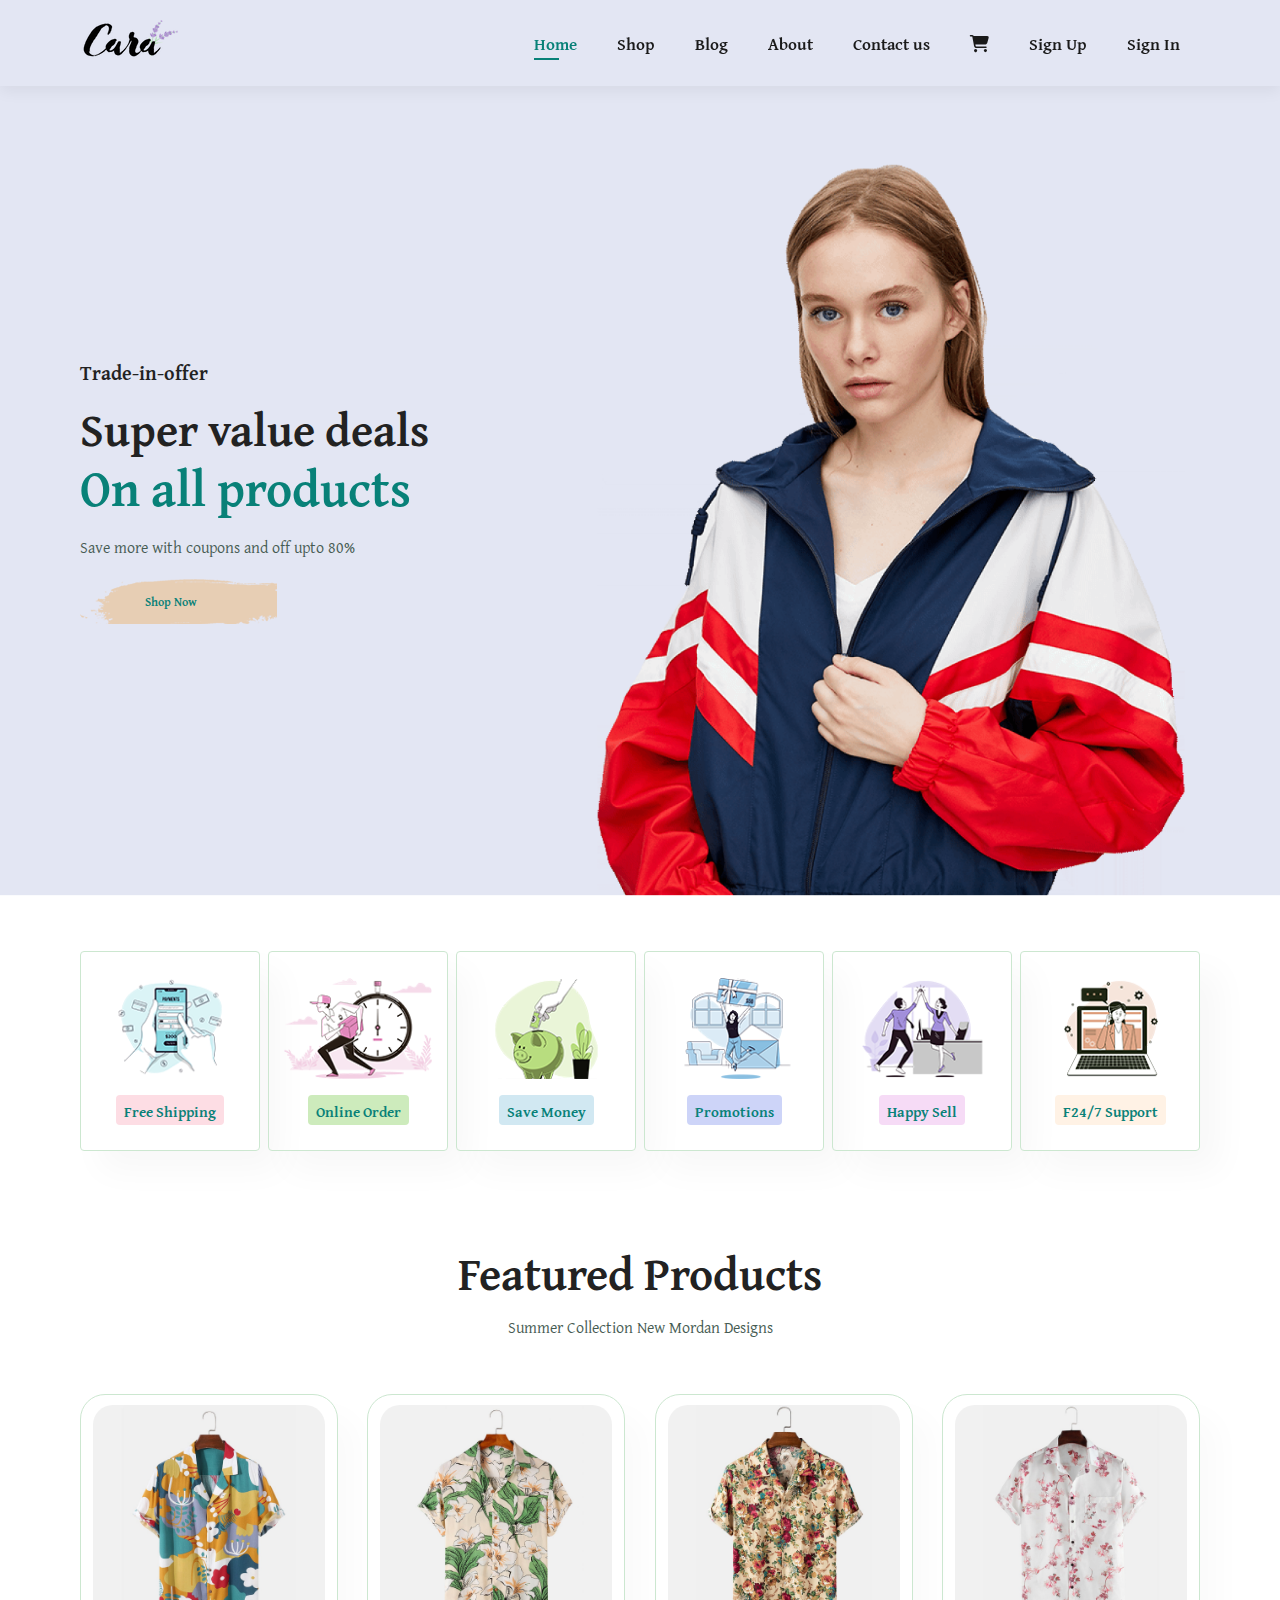
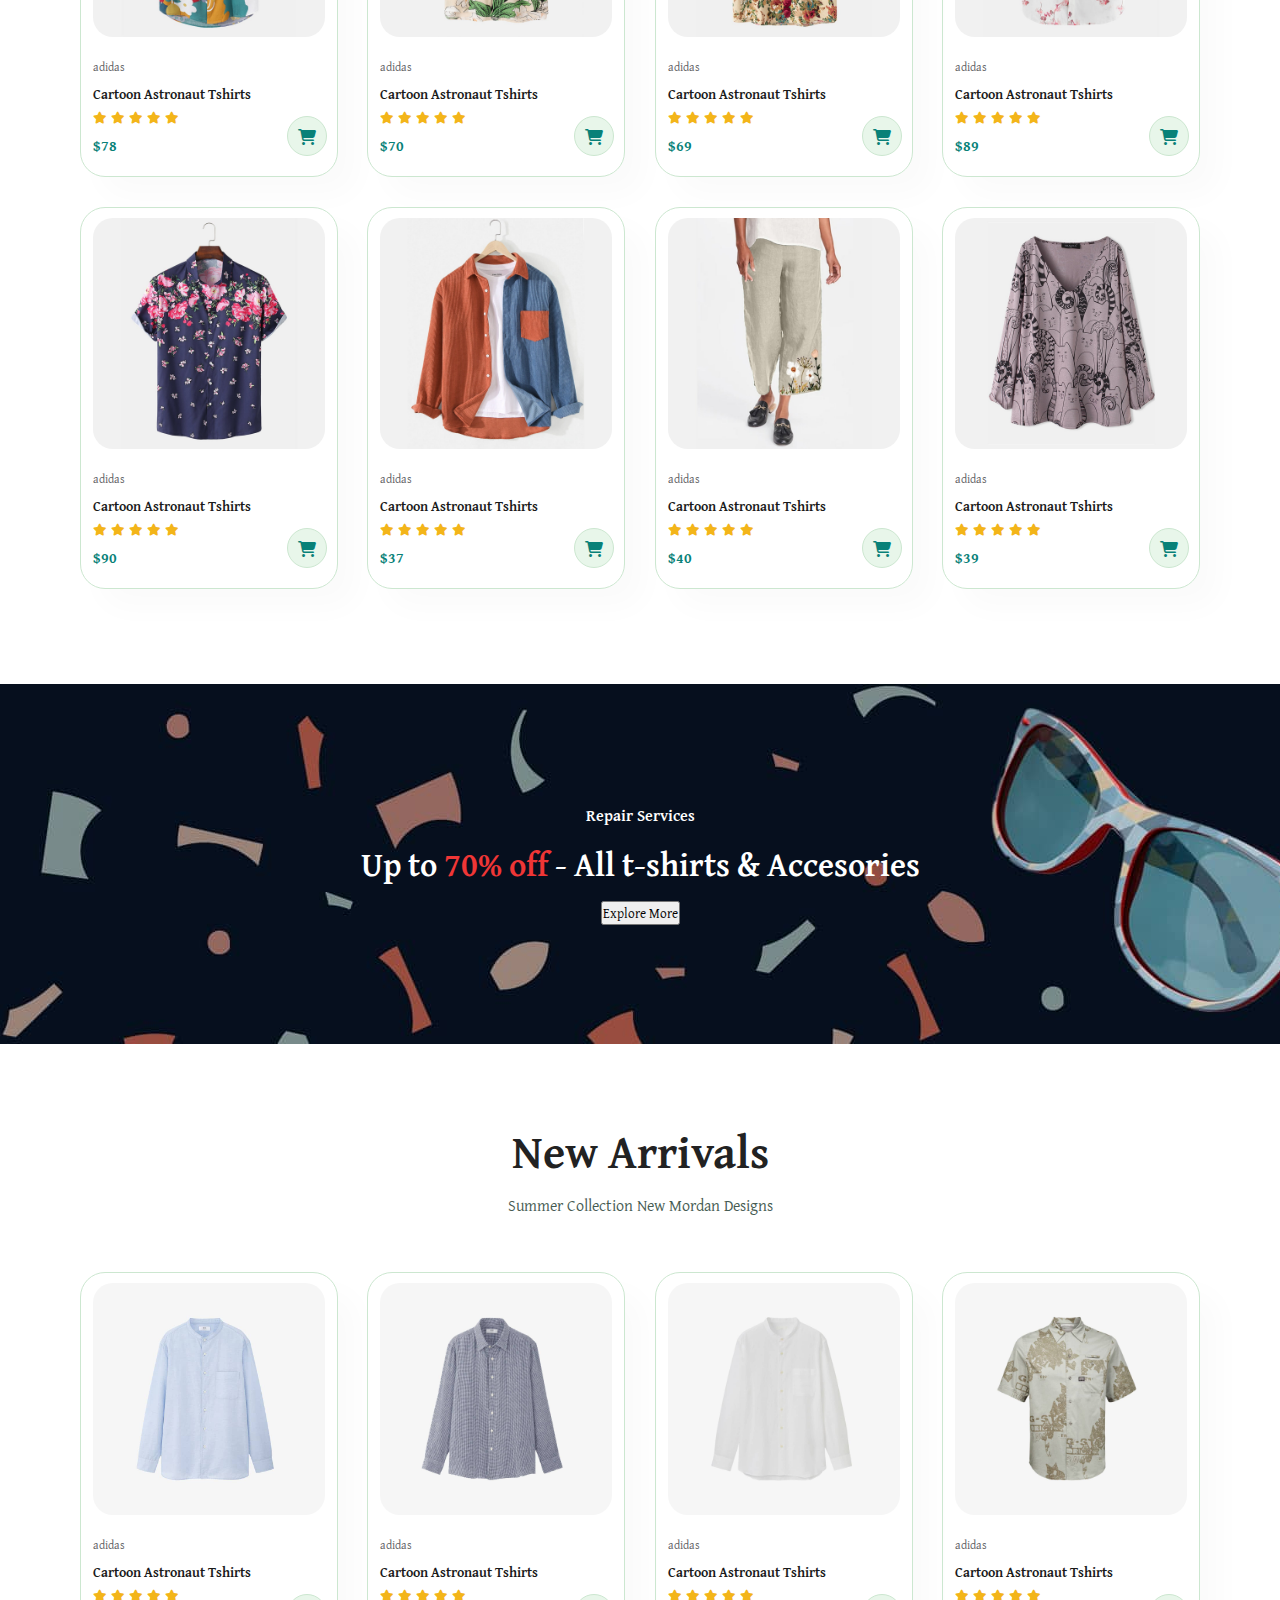
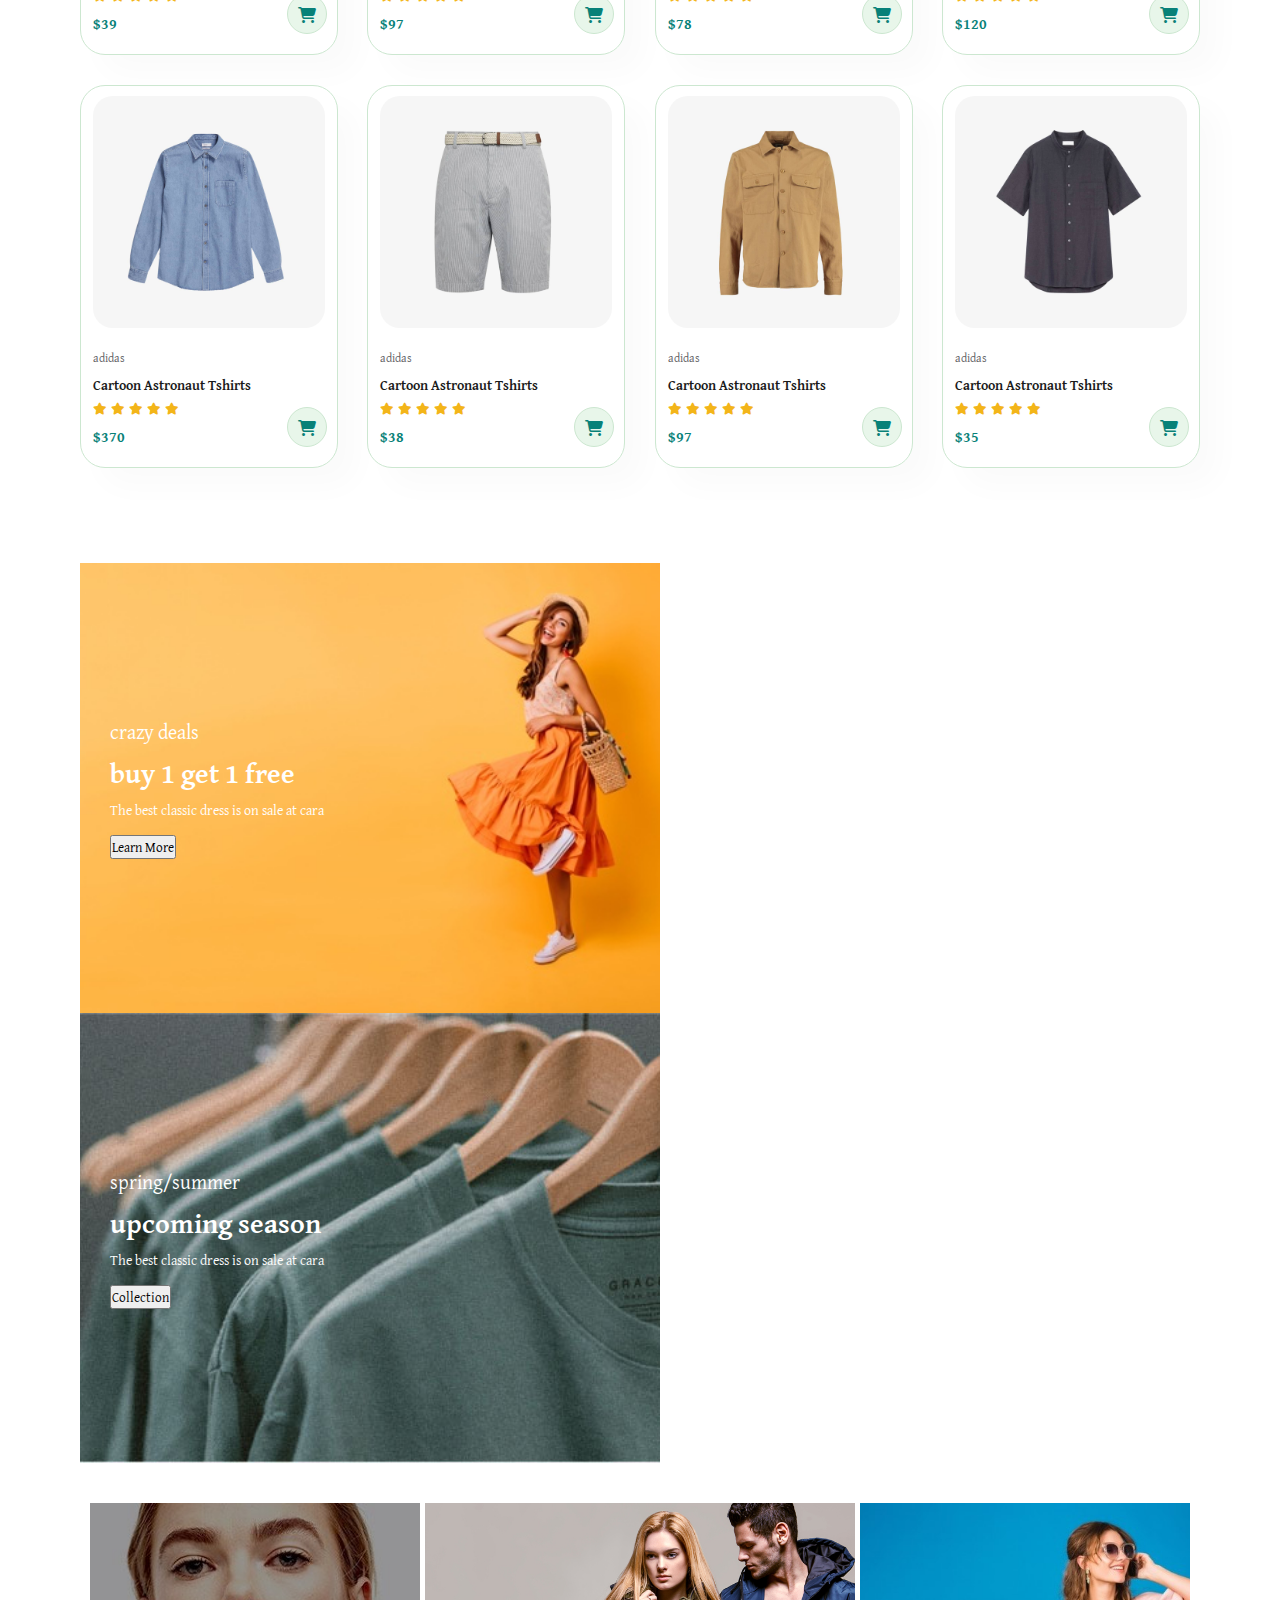
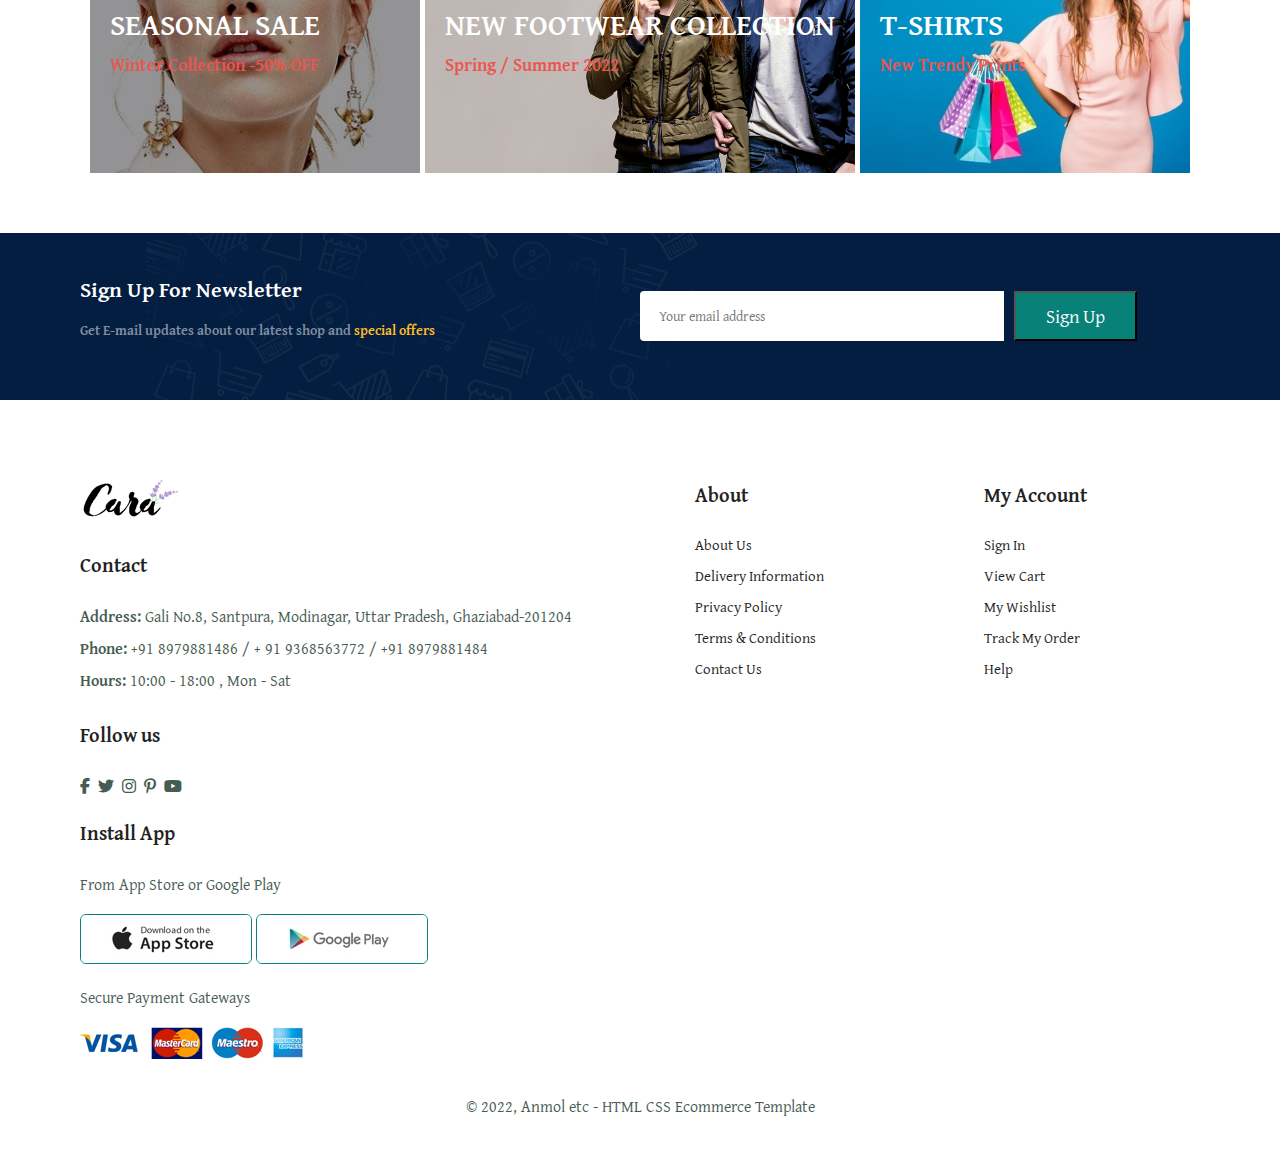
<file: index.html>
<!DOCTYPE html>
<html lang="en">

<head>
    <meta charset="UTF-8">
    <meta http-equiv="X-UA-Compatible" content="IE=edge">
    <meta name="viewport" content="width=device-width, initial-scale=1.0">
    <title>Shopping Mart</title>
    <link rel="icon" href="https://cdn.logojoy.com/wp-content/uploads/2018/05/30143409/5_big.png" type="image/x-icon">
    <link rel="stylesheet" href="https://cdnjs.cloudflare.com/ajax/libs/font-awesome/6.1.1/css/all.min.css">
    <link rel="stylesheet" href="style.css">
</head>

<body>

    <section id="header">
        <a href="#"> <img src="img/logo.png" alt="" class="logo"></a>
        <div>
            <ul id="navbar">
                <li> <a class="active" href="index.html">Home</a> </li>

                <li> <a href="shop.html">Shop</a> </li>

                <li> <a href="blog.html">Blog</a> </li>

                <li> <a href="about.html">About</a> </li>


                <li> <a href="contact.html">Contact us </a> </li>

                <li id="lg-bag"><a href="cart.html"><i class="fa-solid fa-cart-shopping"></i> </a></li>

                <li><a href="Register.html">Sign Up</a></li>
                <li><a href="login.html">Sign In</a></li>

                <a href="#" id="close"> <i class="fa-solid fa-xmark"></i></i>

                </a>
            </ul>
        </div>
        <div id="mobile">
            <a href="cart.html"><i class="fa-solid fa-cart-shopping"></i> </a>
            <i id="bar" class="fa-solid fa-bars"></i>
        </div>
    </section>


    <section id="hero">
        <h4>Trade-in-offer</h4>
        <h2>Super value deals</h2>
        <h1>On all products</h1>
        <p>Save more with coupons and off upto 80%</p>
        <button>Shop Now</button>
    </section>

    <section id="feature" class="section-p1">
        <div class="fe-box">
            <img src="img/features/f1.png" alt="">
            <h6>Free Shipping</h6>
        </div>

        <div class="fe-box">
            <img src="img/features/f2.png" alt="">
            <h6>Online Order</h6>
        </div>

        <div class="fe-box">
            <img src="img/features/f3.png" alt="">
            <h6>Save Money</h6>
        </div>

        <div class="fe-box">
            <img src="img/features/f4.png" alt="">
            <h6>Promotions</h6>
        </div>

        <div class="fe-box">
            <img src="img/features/f5.png" alt="">
            <h6>Happy Sell</h6>
        </div>

        <div class="fe-box">
            <img src="img/features/f6.png" alt="">
            <h6>F24/7 Support</h6>
        </div>







    </section>

    <section id="product1" class="section-p1 ">
        <h2>Featured Products</h2>
        <p>Summer Collection New Mordan Designs</p>

        <!-- Product 1 -->
        <div class="pro-container">
            <div class="pro">
                <img src="img/products/f1.jpg" alt="">
                <div class="des">
                    <span>adidas</span>
                    <h5>Cartoon Astronaut Tshirts</h5>
                    <div class="star">
                        <i class="fas fa-star"></i>
                        <i class="fas fa-star"></i>
                        <i class="fas fa-star"></i>
                        <i class="fas fa-star"></i>
                        <i class="fas fa-star"></i>
                    </div>
                    <h4>$78</h4>
                </div>
                <a href="#"><i class="fa -solid fa-cart-shopping cart"></i></a>
            </div>

            <!-- Product 2 -->
            <div class="pro">
                <img src="img/products/f2.jpg" alt="">
                <div class="des">
                    <span>adidas</span>
                    <h5>Cartoon Astronaut Tshirts</h5>
                    <div class="star">
                        <i class="fas fa-star"></i>
                        <i class="fas fa-star"></i>
                        <i class="fas fa-star"></i>
                        <i class="fas fa-star"></i>
                        <i class="fas fa-star"></i>
                    </div>
                    <h4>$70</h4>
                </div>
                <a href="#"><i class="fa -solid fa-cart-shopping cart"></i></a>
            </div>

            <!-- Product 3 -->
            <div class="pro">
                <img src="img/products/f3.jpg" alt="">
                <div class="des">
                    <span>adidas</span>
                    <h5>Cartoon Astronaut Tshirts</h5>
                    <div class="star">
                        <i class="fas fa-star"></i>
                        <i class="fas fa-star"></i>
                        <i class="fas fa-star"></i>
                        <i class="fas fa-star"></i>
                        <i class="fas fa-star"></i>
                    </div>
                    <h4>$69</h4>
                </div>
                <a href="#"><i class="fa -solid fa-cart-shopping cart"></i></a>
            </div>

            <!-- Product 4 -->
            <div class="pro">
                <img src="img/products/f4.jpg" alt="">
                <div class="des">
                    <span>adidas</span>
                    <h5>Cartoon Astronaut Tshirts</h5>
                    <div class="star">
                        <i class="fas fa-star"></i>
                        <i class="fas fa-star"></i>
                        <i class="fas fa-star"></i>
                        <i class="fas fa-star"></i>
                        <i class="fas fa-star"></i>
                    </div>
                    <h4>$89</h4>
                </div>
                <a href="#"><i class="fa -solid fa-cart-shopping cart"></i></a>
            </div>


            <!-- Product 5 -->
            <div class="pro">
                <img src="img/products/f5.jpg" alt="">
                <div class="des">
                    <span>adidas</span>
                    <h5>Cartoon Astronaut Tshirts</h5>
                    <div class="star">
                        <i class="fas fa-star"></i>
                        <i class="fas fa-star"></i>
                        <i class="fas fa-star"></i>
                        <i class="fas fa-star"></i>
                        <i class="fas fa-star"></i>
                    </div>
                    <h4>$90</h4>
                </div>
                <a href="#"><i class="fa -solid fa-cart-shopping cart"></i></a>
            </div>

            <!-- Product 6 -->
            <div class="pro">
                <img src="img/products/f6.jpg" alt="">
                <div class="des">
                    <span>adidas</span>
                    <h5>Cartoon Astronaut Tshirts</h5>
                    <div class="star">
                        <i class="fas fa-star"></i>
                        <i class="fas fa-star"></i>
                        <i class="fas fa-star"></i>
                        <i class="fas fa-star"></i>
                        <i class="fas fa-star"></i>
                    </div>
                    <h4>$37</h4>
                </div>
                <a href="#"><i class="fa -solid fa-cart-shopping cart"></i></a>
            </div>

            <!-- Product 7 -->
            <div class="pro">
                <img src="img/products/f7.jpg" alt="">
                <div class="des">
                    <span>adidas</span>
                    <h5>Cartoon Astronaut Tshirts</h5>
                    <div class="star">
                        <i class="fas fa-star"></i>
                        <i class="fas fa-star"></i>
                        <i class="fas fa-star"></i>
                        <i class="fas fa-star"></i>
                        <i class="fas fa-star"></i>
                    </div>
                    <h4>$40</h4>
                </div>
                <a href="#"><i class="fa -solid fa-cart-shopping cart"></i></a>
            </div>

            <!-- Product 8 -->
            <div class="pro">
                <img src="img/products/f8.jpg" alt="">
                <div class="des">
                    <span>adidas</span>
                    <h5>Cartoon Astronaut Tshirts</h5>
                    <div class="star">
                        <i class="fas fa-star"></i>
                        <i class="fas fa-star"></i>
                        <i class="fas fa-star"></i>
                        <i class="fas fa-star"></i>
                        <i class="fas fa-star"></i>
                    </div>
                    <h4>$39</h4>
                </div>
                <a href="#"><i class="fa -solid fa-cart-shopping cart"></i></a>
            </div>
        </div>
    </section>

    <section id="banner" class="section-m1">
        <h4>Repair Services</h4>
        <h2>Up to <span>70% off</span> - All t-shirts & Accesories</h2>
        <button class="normal">Explore More</button>
    </section>

    <section id="product1" class="section-p1 ">
        <h2>New Arrivals</h2>
        <p>Summer Collection New Mordan Designs</p>

        <!--   New Product 1 -->
        <div class="pro-container">
            <div class="pro">
                <img src="img/products/n1.jpg" alt="">
                <div class="des">
                    <span>adidas</span>
                    <h5>Cartoon Astronaut Tshirts</h5>
                    <div class="star">
                        <i class="fas fa-star"></i>
                        <i class="fas fa-star"></i>
                        <i class="fas fa-star"></i>
                        <i class="fas fa-star"></i>
                        <i class="fas fa-star"></i>
                    </div>
                    <h4>$39</h4>
                </div>
                <a href="#"><i class="fa -solid fa-cart-shopping cart"></i></a>
            </div>

            <!--  New Product 2 -->
            <div class="pro">
                <img src="img/products/n2.jpg" alt="">
                <div class="des">
                    <span>adidas</span>
                    <h5>Cartoon Astronaut Tshirts</h5>
                    <div class="star">
                        <i class="fas fa-star"></i>
                        <i class="fas fa-star"></i>
                        <i class="fas fa-star"></i>
                        <i class="fas fa-star"></i>
                        <i class="fas fa-star"></i>
                    </div>
                    <h4>$97</h4>
                </div>
                <a href="#"><i class="fa -solid fa-cart-shopping cart"></i></a>
            </div>

            <!--  New Product 3 -->
            <div class="pro">
                <img src="img/products/n3.jpg" alt="">
                <div class="des">
                    <span>adidas</span>
                    <h5>Cartoon Astronaut Tshirts</h5>
                    <div class="star">
                        <i class="fas fa-star"></i>
                        <i class="fas fa-star"></i>
                        <i class="fas fa-star"></i>
                        <i class="fas fa-star"></i>
                        <i class="fas fa-star"></i>
                    </div>
                    <h4>$78</h4>
                </div>
                <a href="#"><i class="fa -solid fa-cart-shopping cart"></i></a>
            </div>

            <!-- New Product 4 -->
            <div class="pro">
                <img src="img/products/n4.jpg" alt="">
                <div class="des">
                    <span>adidas</span>
                    <h5>Cartoon Astronaut Tshirts</h5>
                    <div class="star">
                        <i class="fas fa-star"></i>
                        <i class="fas fa-star"></i>
                        <i class="fas fa-star"></i>
                        <i class="fas fa-star"></i>
                        <i class="fas fa-star"></i>
                    </div>
                    <h4>$120</h4>
                </div>
                <a href="#"><i class="fa -solid fa-cart-shopping cart"></i></a>
            </div>


            <!--  New Product 5 -->
            <div class="pro">
                <img src="img/products/n5.jpg" alt="">
                <div class="des">
                    <span>adidas</span>
                    <h5>Cartoon Astronaut Tshirts</h5>
                    <div class="star">
                        <i class="fas fa-star"></i>
                        <i class="fas fa-star"></i>
                        <i class="fas fa-star"></i>
                        <i class="fas fa-star"></i>
                        <i class="fas fa-star"></i>
                    </div>
                    <h4>$370</h4>
                </div>
                <a href="#"><i class="fa -solid fa-cart-shopping cart"></i></a>
            </div>

            <!--  New Product 6 -->
            <div class="pro">
                <img src="img/products/n6.jpg" alt="">
                <div class="des">
                    <span>adidas</span>
                    <h5>Cartoon Astronaut Tshirts</h5>
                    <div class="star">
                        <i class="fas fa-star"></i>
                        <i class="fas fa-star"></i>
                        <i class="fas fa-star"></i>
                        <i class="fas fa-star"></i>
                        <i class="fas fa-star"></i>
                    </div>
                    <h4>$38</h4>
                </div>
                <a href="#"><i class="fa -solid fa-cart-shopping cart"></i></a>
            </div>

            <!-- New Product 7 -->
            <div class="pro">
                <img src="img/products/n7.jpg" alt="">
                <div class="des">
                    <span>adidas</span>
                    <h5>Cartoon Astronaut Tshirts</h5>
                    <div class="star">
                        <i class="fas fa-star"></i>
                        <i class="fas fa-star"></i>
                        <i class="fas fa-star"></i>
                        <i class="fas fa-star"></i>
                        <i class="fas fa-star"></i>
                    </div>
                    <h4>$97</h4>
                </div>
                <a href="#"><i class="fa -solid fa-cart-shopping cart"></i></a>
            </div>

            <!--  New Product 8 -->
            <div class="pro">
                <img src="img/products/n8.jpg" alt="">
                <div class="des">
                    <span>adidas</span>
                    <h5>Cartoon Astronaut Tshirts</h5>
                    <div class="star">
                        <i class="fas fa-star"></i>
                        <i class="fas fa-star"></i>
                        <i class="fas fa-star"></i>
                        <i class="fas fa-star"></i>
                        <i class="fas fa-star"></i>
                    </div>
                    <h4>$35</h4>
                </div>
                <a href="#"><i class="fa -solid fa-cart-shopping cart"></i></a>
            </div>
        </div>
    </section>

    <section id="sm-banner" class="section-p1 ">
        <!-- banner 1 -->
        <div class="banner-box">
            <h4>crazy deals</h4>
            <h2>buy 1 get 1 free</h2>
            <span>The best classic dress is on sale at cara</span>
            <button class="white">Learn More</button>
        </div>

        <!-- banner2 -->
        <div class="banner-box banner-box2">
            <h4>spring/summer</h4>
            <h2>upcoming season</h2>
            <span>The best classic dress is on sale at cara</span>
            <button class="white">Collection </button>
        </div>
    </section>

    <section id="banner3">
        <div class="banner-box">
            <h2>SEASONAL SALE</h2>
            <h3>Winter Collection -50% OFF</h3>
        </div>

        <div class="banner-box banner-box2">
            <h2>NEW FOOTWEAR COLLECTION</h2>
            <h3>Spring / Summer 2022</h3>
        </div>

        <div class="banner-box banner-box3">
            <h2>T-SHIRTS</h2>
            <h3>New Trendy Prints</h3>
        </div>

    </section>

    <section id="newsletter" class="section-p1 section-m1">
        <div class="newstext">
            <h4>Sign Up For Newsletter </h4>
            <p>Get E-mail updates about our latest shop and <span>special offers</span> </p>
        </div>
        <div class="form">
            <input type="text" placeholder="Your email address">
            <button class="normal">Sign Up</button>
        </div>
    </section>

    <footer class="section-p1">
        <div class="col">
            <img class="logo" src="img/logo.png" alt="">
            <h4>Contact</h4>
            <p><strong>Address:</strong> Gali No.8, Santpura, Modinagar, Uttar Pradesh, Ghaziabad-201204</p>
            <p><strong>Phone:</strong> +91 8979881486 / + 91 9368563772 / +91 8979881484</p>
            <p><strong>Hours:</strong> 10:00 - 18:00 , Mon - Sat </p>
            <div class="follow">
                <h4>Follow us</h4>
                <div class="icon">
                    <i class=" fa-brands fa-facebook-f "></i>
                    <i class="fa-brands fa-twitter"></i>
                    <i class="fa-brands fa-instagram"></i>
                    <i class="fa-brands fa-pinterest-p"></i>
                    <i class="fa-brands fa-youtube"></i>
                </div>
            </div>
        </div>

        <div class="col">
            <h4>About</h4>
            <a href="About.html">About Us</a>
            <a href="#">Delivery Information</a>
            <a href="policy.html">Privacy Policy</a>
            <a href="terms.html">Terms & Conditions</a>
            <a href="contact.html">Contact Us</a>
        </div>

        <div class="col">
            <h4>My Account</h4>
            <a href="login.html">Sign In</a>
            <a href="cart.html">View Cart</a>
            <a href="#">My Wishlist</a>
            <a href="#">Track My Order</a>
            <a href="#">Help</a>
        </div>

        <div class="col install">
            <h4>Install App</h4>
            <p>From App Store or Google Play </p>
            <div class="row">
                <img src="img/pay/app.jpg" alt="">
                <img src="img/pay/play.jpg" alt="">
            </div>
            <p>Secure Payment Gateways</p>
            <img src="img/pay/pay.png" alt="">
        </div>
        <div class="copyright">
            <p>&copy; 2022, Anmol etc - HTML CSS Ecommerce Template</p>
        </div>

    </footer>




    <script src=" script.js "></script>
</body>

</html>
</file>
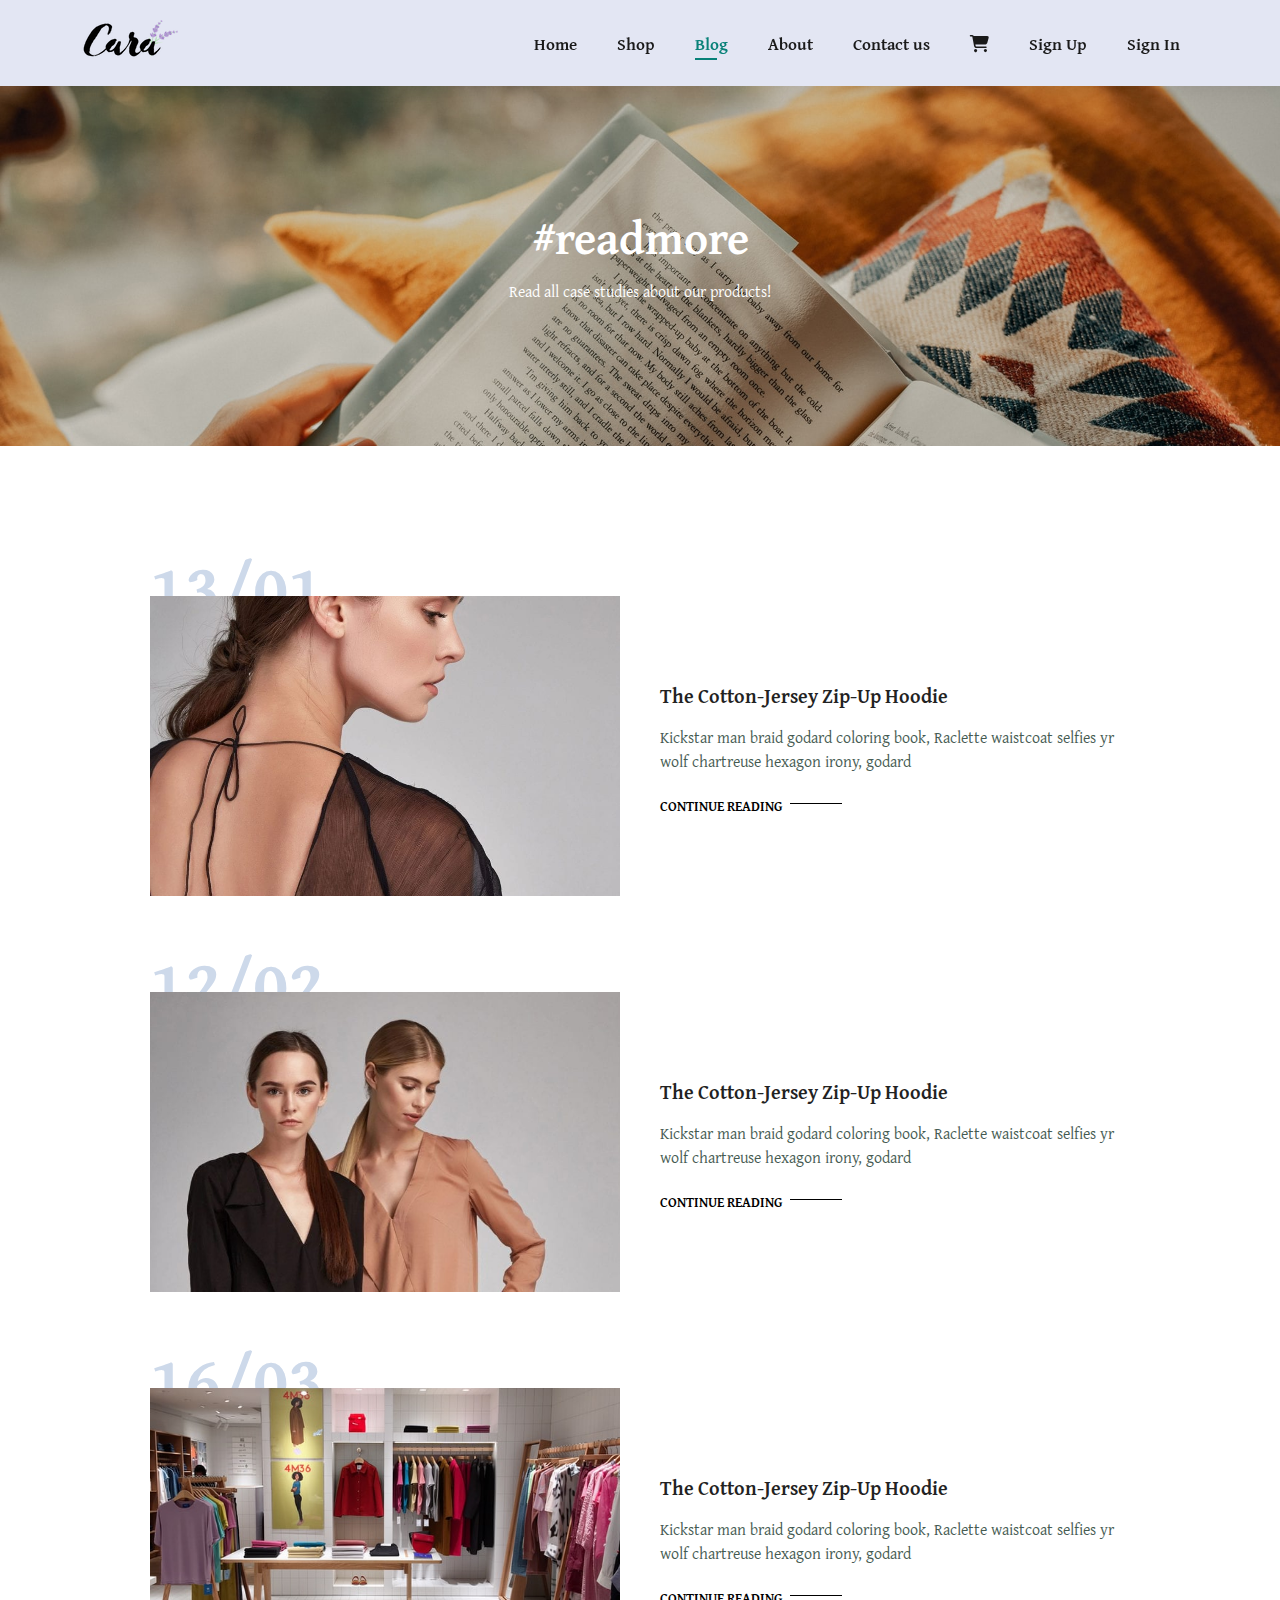
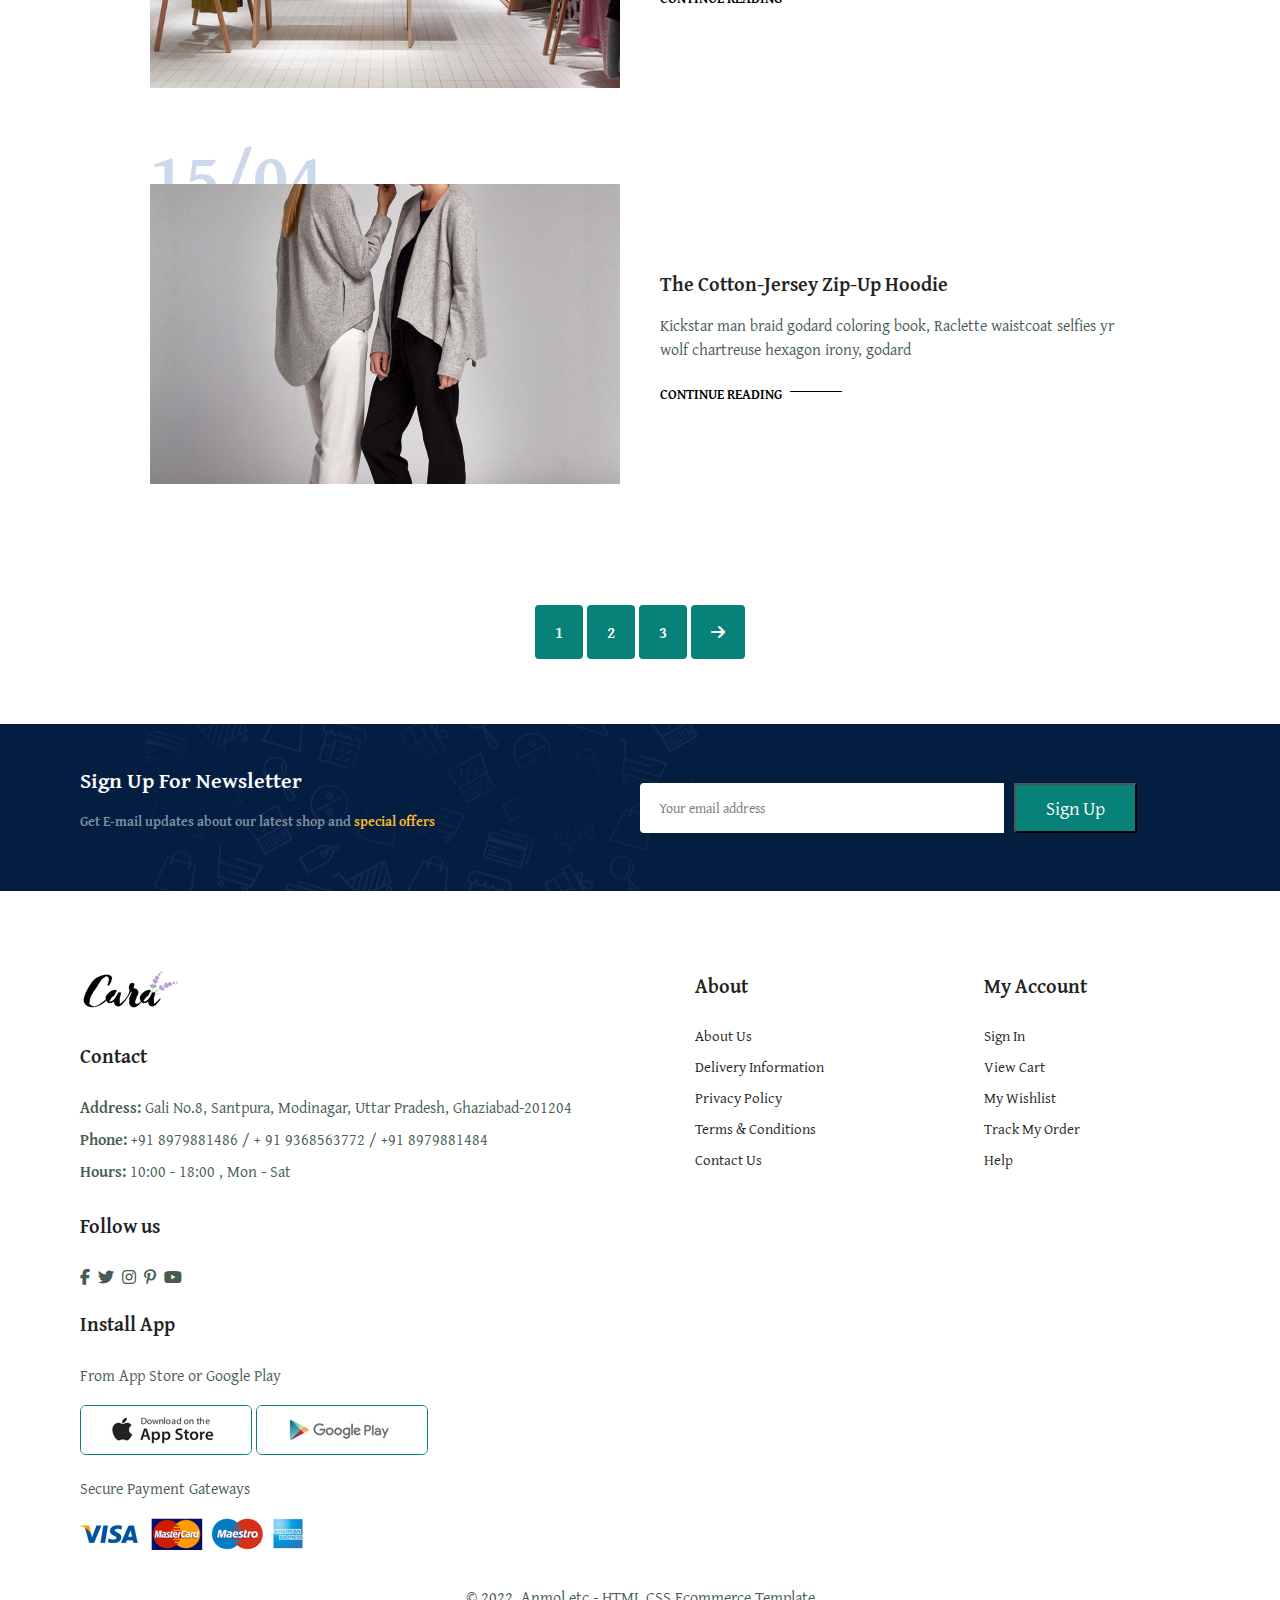
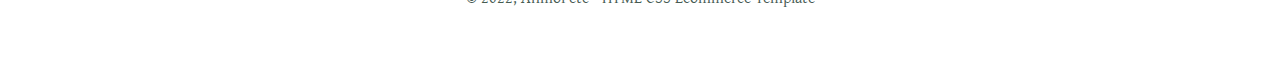
<file: blog.html>
<!DOCTYPE html>
<html lang="en">

<head>
    <meta charset="UTF-8">
    <meta http-equiv="X-UA-Compatible" content="IE=edge">
    <meta name="viewport" content="width=device-width, initial-scale=1.0">
    <title>Blog</title>
    <link rel="icon" href="https://cdn.logojoy.com/wp-content/uploads/2018/05/30143409/5_big.png" type="image/x-icon">
    <link rel="stylesheet" href="https://cdnjs.cloudflare.com/ajax/libs/font-awesome/6.1.1/css/all.min.css">
    <link rel="stylesheet" href="style.css">
</head>

<body>

    <section id="header">
        <a href="#"> <img src="img/logo.png" alt="" class="logo"></a>
        <div>
            <ul id="navbar">
                <li> <a href="index.html">Home</a> </li>

                <li> <a href="shop.html">Shop</a> </li>

                <li> <a class="active" href="blog.html">Blog</a> </li>

                <li> <a href="about.html">About</a> </li>

                <li> <a href="contact.html">Contact us</a> </li>

                <li id="lg-bag"><a href="cart.html"><i class="fa-solid fa-cart-shopping"></i> </a></li>

                <li><a href="Register.html">Sign Up</a></li>
                <li><a href="login.html">Sign In</a></li>

                <a href="#" id="close"> <i class="fa-solid fa-xmark"></i></i>
                </a>
            </ul>
        </div>
        <div id="mobile">
            <a href="cart.html"><i class="fa-solid fa-cart-shopping"></i> </a>
            <i id="bar" class="fa-solid fa-bars"></i>
        </div>
    </section>


    <section id="page-header" class="blog-header">
        <h2>#readmore</h2>
        <p>Read all case studies about our products!</p>
    </section>

    <section id="blog">
        <!-- b1 -->
        <div class="blog-box">
            <div class="blog-img">
                <img src="img/blog/b1.jpg" alt="">
            </div>

            <div class="blog-details">
                <h4>The Cotton-Jersey Zip-Up Hoodie</h4>
                <p>Kickstar man braid godard coloring book, Raclette waistcoat selfies yr wolf chartreuse hexagon irony, godard </p>
                <a href="#">CONTINUE READING</a>
            </div>
            <h1>13/01</h1>
        </div>

        <!-- b2 -->
        <div class="blog-box">
            <div class="blog-img">
                <img src="img/blog/b2.jpg" alt="">
            </div>

            <div class="blog-details">
                <h4>The Cotton-Jersey Zip-Up Hoodie</h4>
                <p>Kickstar man braid godard coloring book, Raclette waistcoat selfies yr wolf chartreuse hexagon irony, godard </p>
                <a href="#">CONTINUE READING</a>
            </div>
            <h1>12/02</h1>
        </div>

        <!-- b3 -->
        <div class="blog-box">
            <div class="blog-img">
                <img src="img/blog/b3.jpg" alt="">
            </div>

            <div class="blog-details">
                <h4>The Cotton-Jersey Zip-Up Hoodie</h4>
                <p>Kickstar man braid godard coloring book, Raclette waistcoat selfies yr wolf chartreuse hexagon irony, godard </p>
                <a href="#">CONTINUE READING</a>
            </div>
            <h1>16/03</h1>
        </div>

        <!-- b4 -->
        <div class="blog-box">
            <div class="blog-img">
                <img src="img/blog/b4.jpg" alt="">
            </div>

            <div class="blog-details">
                <h4>The Cotton-Jersey Zip-Up Hoodie</h4>
                <p>Kickstar man braid godard coloring book, Raclette waistcoat selfies yr wolf chartreuse hexagon irony, godard </p>
                <a href="#">CONTINUE READING</a>
            </div>
            <h1>15/04</h1>
        </div>







    </section>

    <section id="pagination" class="section-p1">
        <a href="#">1</a>
        <a href="#">2</a>
        <a href="#">3</a>

        <a href="#"><i class="fa-solid fa-arrow-right"></i></a>

    </section>

    <section id="newsletter" class="section-p1 section-m1">
        <div class="newstext">
            <h4>Sign Up For Newsletter </h4>
            <p>Get E-mail updates about our latest shop and <span>special offers</span> </p>
        </div>
        <div class="form">
            <input type="text" placeholder="Your email address">
            <button class="normal">Sign Up</button>
        </div>
    </section>

    <footer class="section-p1">
        <div class="col">
            <img class="logo" src="img/logo.png" alt="">
            <h4>Contact</h4>
            <p><strong>Address:</strong> Gali No.8, Santpura, Modinagar, Uttar Pradesh, Ghaziabad-201204</p>
            <p><strong>Phone:</strong> +91 8979881486 / + 91 9368563772 / +91 8979881484</p>
            <p><strong>Hours:</strong> 10:00 - 18:00 , Mon - Sat </p>
            <div class="follow">
                <h4>Follow us</h4>
                <div class="icon">
                    <i class=" fa-brands fa-facebook-f "></i>
                    <i class="fa-brands fa-twitter"></i>
                    <i class="fa-brands fa-instagram"></i>
                    <i class="fa-brands fa-pinterest-p"></i>
                    <i class="fa-brands fa-youtube"></i>
                </div>
            </div>
        </div>

        <div class="col">
            <h4>About</h4>
            <a href="About.html">About Us</a>
            <a href="#">Delivery Information</a>
            <a href="policy.html">Privacy Policy</a>
            <a href="terms.html">Terms & Conditions</a>
            <a href="contact.html">Contact Us</a>
        </div>

        <div class="col">
            <h4>My Account</h4>
            <a href="login.html">Sign In</a>
            <a href="cart.html">View Cart</a>
            <a href="#">My Wishlist</a>
            <a href="#">Track My Order</a>
            <a href="#">Help</a>
        </div>

        <div class="col install">
            <h4>Install App</h4>
            <p>From App Store or Google Play </p>
            <div class="row">
                <img src="img/pay/app.jpg" alt="">
                <img src="img/pay/play.jpg" alt="">
            </div>
            <p>Secure Payment Gateways</p>
            <img src="img/pay/pay.png" alt="">
        </div>
        <div class="copyright">
            <p>&copy; 2022, Anmol etc - HTML CSS Ecommerce Template</p>
        </div>

    </footer>




    <script src=" script.js "></script>
</body>

</html>
</file>
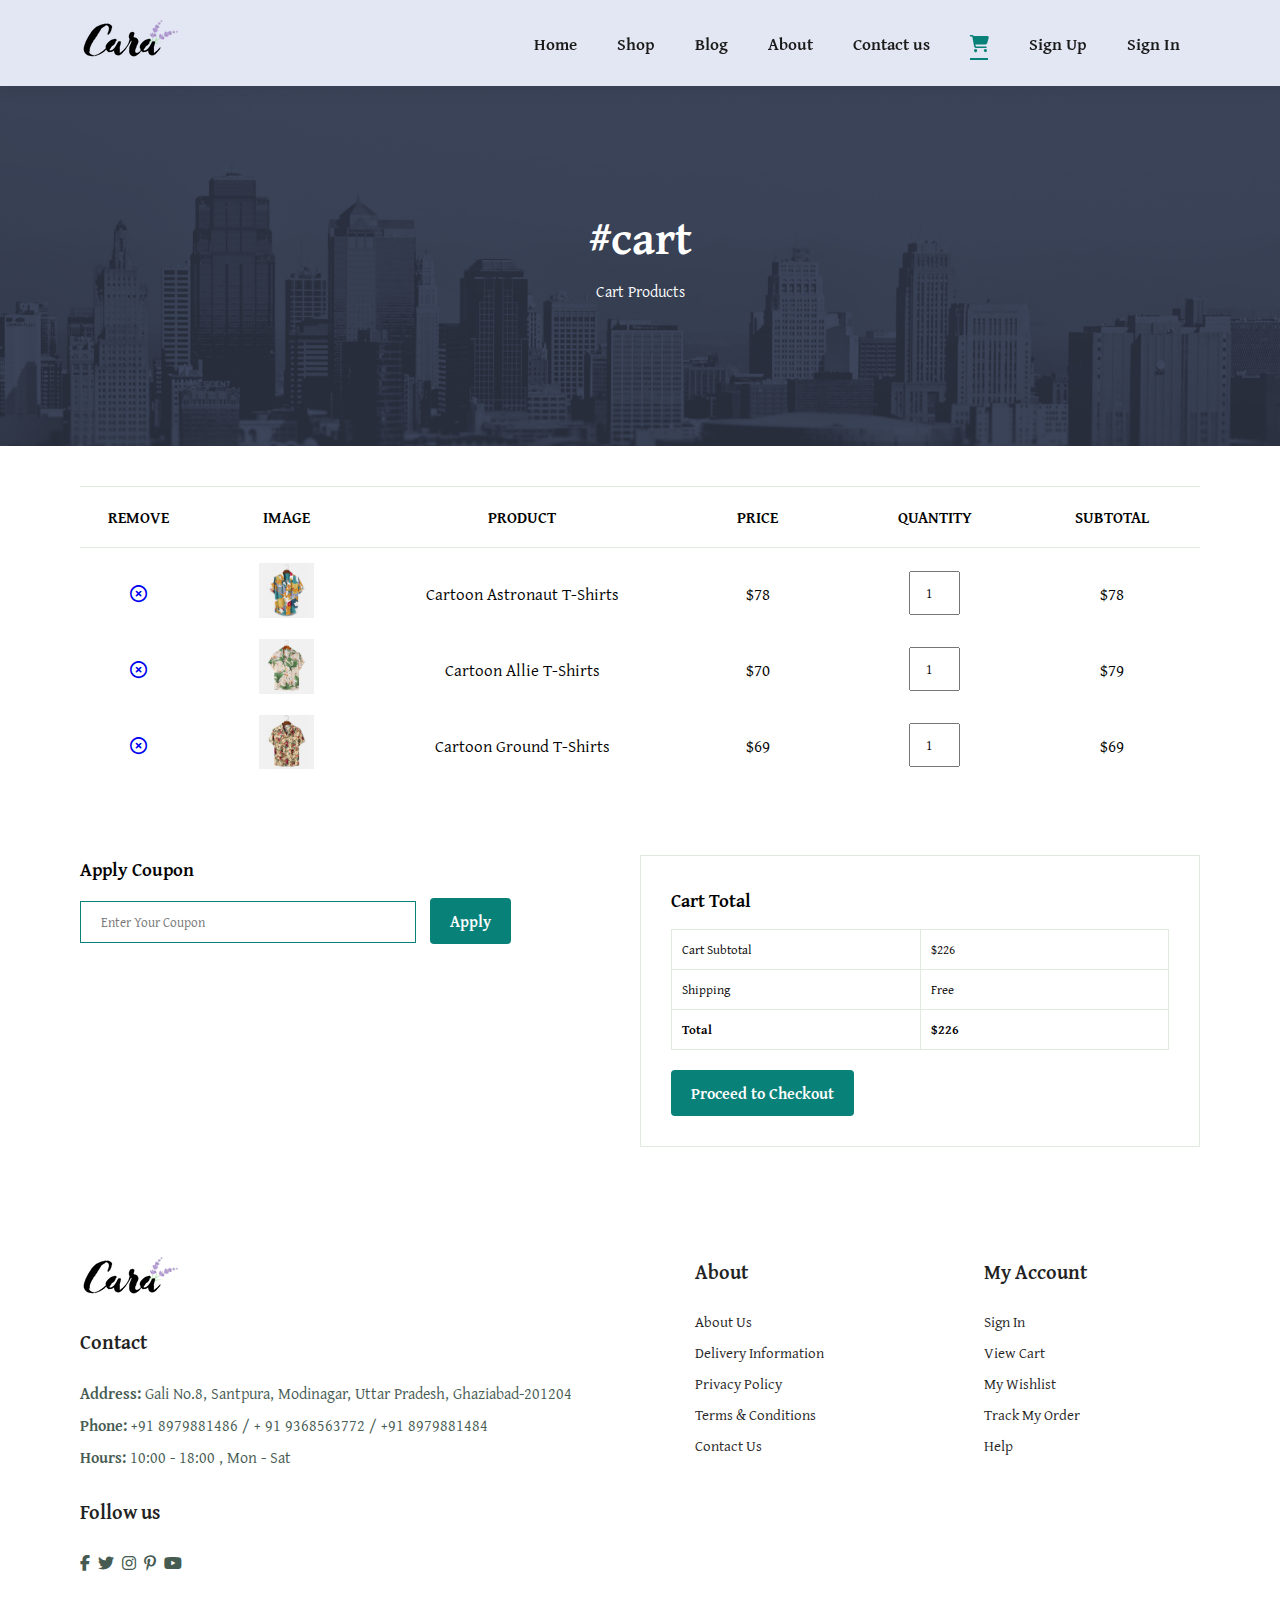
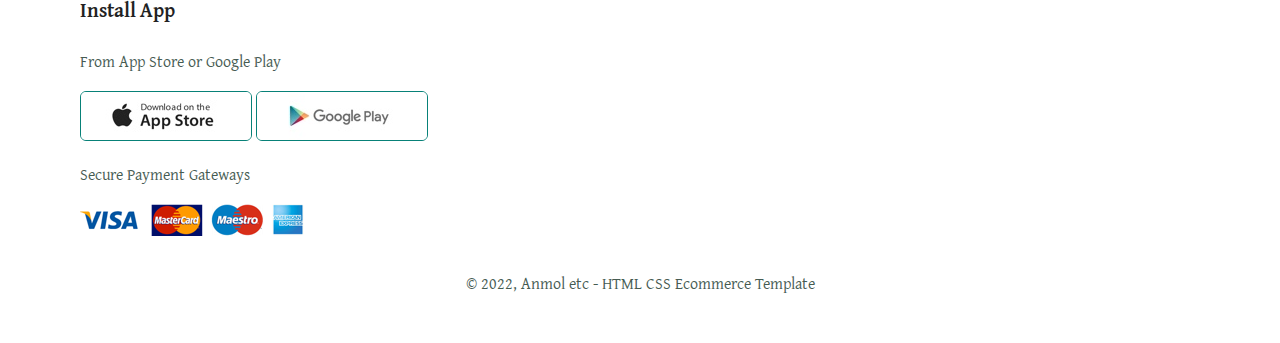
<file: cart.html>
<!DOCTYPE html>
<html lang="en">

<head>
    <meta charset="UTF-8">
    <meta http-equiv="X-UA-Compatible" content="IE=edge">
    <meta name="viewport" content="width=device-width, initial-scale=1.0">
    <title>Cart</title>
    <link rel="icon" href="https://cdn.logojoy.com/wp-content/uploads/2018/05/30143409/5_big.png" type="image/x-icon">
    <link rel="stylesheet" href="https://cdnjs.cloudflare.com/ajax/libs/font-awesome/6.1.1/css/all.min.css">
    <link rel="stylesheet" href="style.css">
</head>

<body>

    <section id="header">
        <a href="#"> <img src="img/logo.png" alt="" class="logo"></a>
        <div>
            <ul id="navbar">
                <li> <a href="index.html">Home</a> </li>

                <li> <a href="shop.html">Shop</a> </li>

                <li> <a href="blog.html">Blog</a> </li>

                <li> <a href="about.html">About</a> </li>

                <li> <a href="contact.html">Contact  us</a> </li>

                <li id="lg-bag"><a class="active" href="cart.html"><i class="fa-solid fa-cart-shopping"></i> </a></li>

                <li><a href="Register.html">Sign Up</a></li>
                <li><a href="login.html">Sign In</a></li>

                <a href="#" id="close"> <i class="fa-solid fa-xmark"></i></i>
                </a>
            </ul>
        </div>
        <div id="mobile">
            <a href="cart.html"><i class="fa-solid fa-cart-shopping"></i> </a>
            <i id="bar" class="fa-solid fa-bars"></i>
        </div>
    </section>

    <section id="page-header" class="about-header">

        <h2>#cart</h2>
        <p>Cart Products</p>
    </section>

    <section id="cart" class="section-p1">
        <table width="100%">
            <thead>
                <tr>
                    <td>REMOVE</td>
                    <td>IMAGE</td>

                    <td>PRODUCT</td>
                    <td>PRICE</td>

                    <td>QUANTITY</td>
                    <td>SUBTOTAL</td>
                </tr>
            </thead>
            <tbody>
                <tr>
                    <td><a href="#"><i class="far fa-times-circle"></i></a></td>
                    <td><img src="img/products/f1.jpg" alt=""></td>
                    <td>Cartoon Astronaut T-Shirts</td>
                    <td>$78</td>
                    <td><input type="number" value="1"></td>
                    <td>$78</td>
                </tr>

                <tr>
                    <td><a href="#"><i class="far fa-times-circle"></i></a></td>
                    <td><img src="img/products/f2.jpg" alt=""></td>
                    <td>Cartoon Allie T-Shirts</td>
                    <td>$70</td>
                    <td><input type="number" value="1"></td>
                    <td>$79</td>
                </tr>

                <tr>
                    <td><a href="#"><i class="far fa-times-circle"></i></a></td>
                    <td><img src="img/products/f3.jpg" alt=""></td>
                    <td>Cartoon Ground T-Shirts</td>
                    <td>$69</td>
                    <td><input type="number" value="1"></td>
                    <td>$69</td>
                </tr>
            </tbody>
        </table>
    </section>

    <section id="cart-add" class="section-p1">
        <div id="coupon">
            <h3>Apply Coupon</h3>
            <div>
                <input type="text" placeholder="Enter Your Coupon">
                <button class="normal1">Apply</button>
            </div>
        </div>

        <div id="subtotal">
            <h3>Cart Total</h3>
            <table>
                <tr>
                    <td>Cart Subtotal</td>
                    <td>$226</td>
                </tr>

                <tr>
                    <td>Shipping</td>
                    <td>Free</td>
                </tr>

                <tr>
                    <td><strong>Total</strong></td>
                    <td><strong>$226</strong></td>
                </tr>
            </table>
            <button class="normal1">Proceed to Checkout</button>
        </div>
    </section>

    <footer class="section-p1">
        <div class="col">
            <img class="logo" src="img/logo.png" alt="">
            <h4>Contact</h4>
            <p><strong>Address:</strong> Gali No.8, Santpura, Modinagar, Uttar Pradesh, Ghaziabad-201204</p>
            <p><strong>Phone:</strong> +91 8979881486 / + 91 9368563772 / +91 8979881484</p>
            <p><strong>Hours:</strong> 10:00 - 18:00 , Mon - Sat </p>
            <div class="follow">
                <h4>Follow us</h4>
                <div class="icon">
                    <i class="fa-brands fa-facebook-f"></i>
                    <i class="fa-brands fa-twitter"></i>
                    <i class="fa-brands fa-instagram"></i>
                    <i class="fa-brands fa-pinterest-p"></i>
                    <i class="fa-brands fa-youtube"></i>
                </div>
            </div>
        </div>

        <div class="col">
            <h4>About</h4>
            <a href="About.html">About Us</a>
            <a href="#">Delivery Information</a>
            <a href="policy.html">Privacy Policy</a>
            <a href="terms.html">Terms & Conditions</a>
            <a href="contact.html">Contact Us</a>
        </div>

        <div class="col">
            <h4>My Account</h4>
            <a href="login.html">Sign In</a>
            <a href="cart.html">View Cart</a>
            <a href="#">My Wishlist</a>
            <a href="#">Track My Order</a>
            <a href="#">Help</a>
        </div>

        <div class="col install">
            <h4>Install App</h4>
            <p>From App Store or Google Play </p>
            <div class="row">
                <img src="img/pay/app.jpg" alt="">
                <img src="img/pay/play.jpg" alt="">
            </div>
            <p>Secure Payment Gateways</p>
            <img src="img/pay/pay.png" alt="">
        </div>
        <div class="copyright">
            <p>&copy; 2022, Anmol etc - HTML CSS Ecommerce Template</p>
        </div>

    </footer>

    <script src=" script.js "></script>
</body>

</html>
</file>
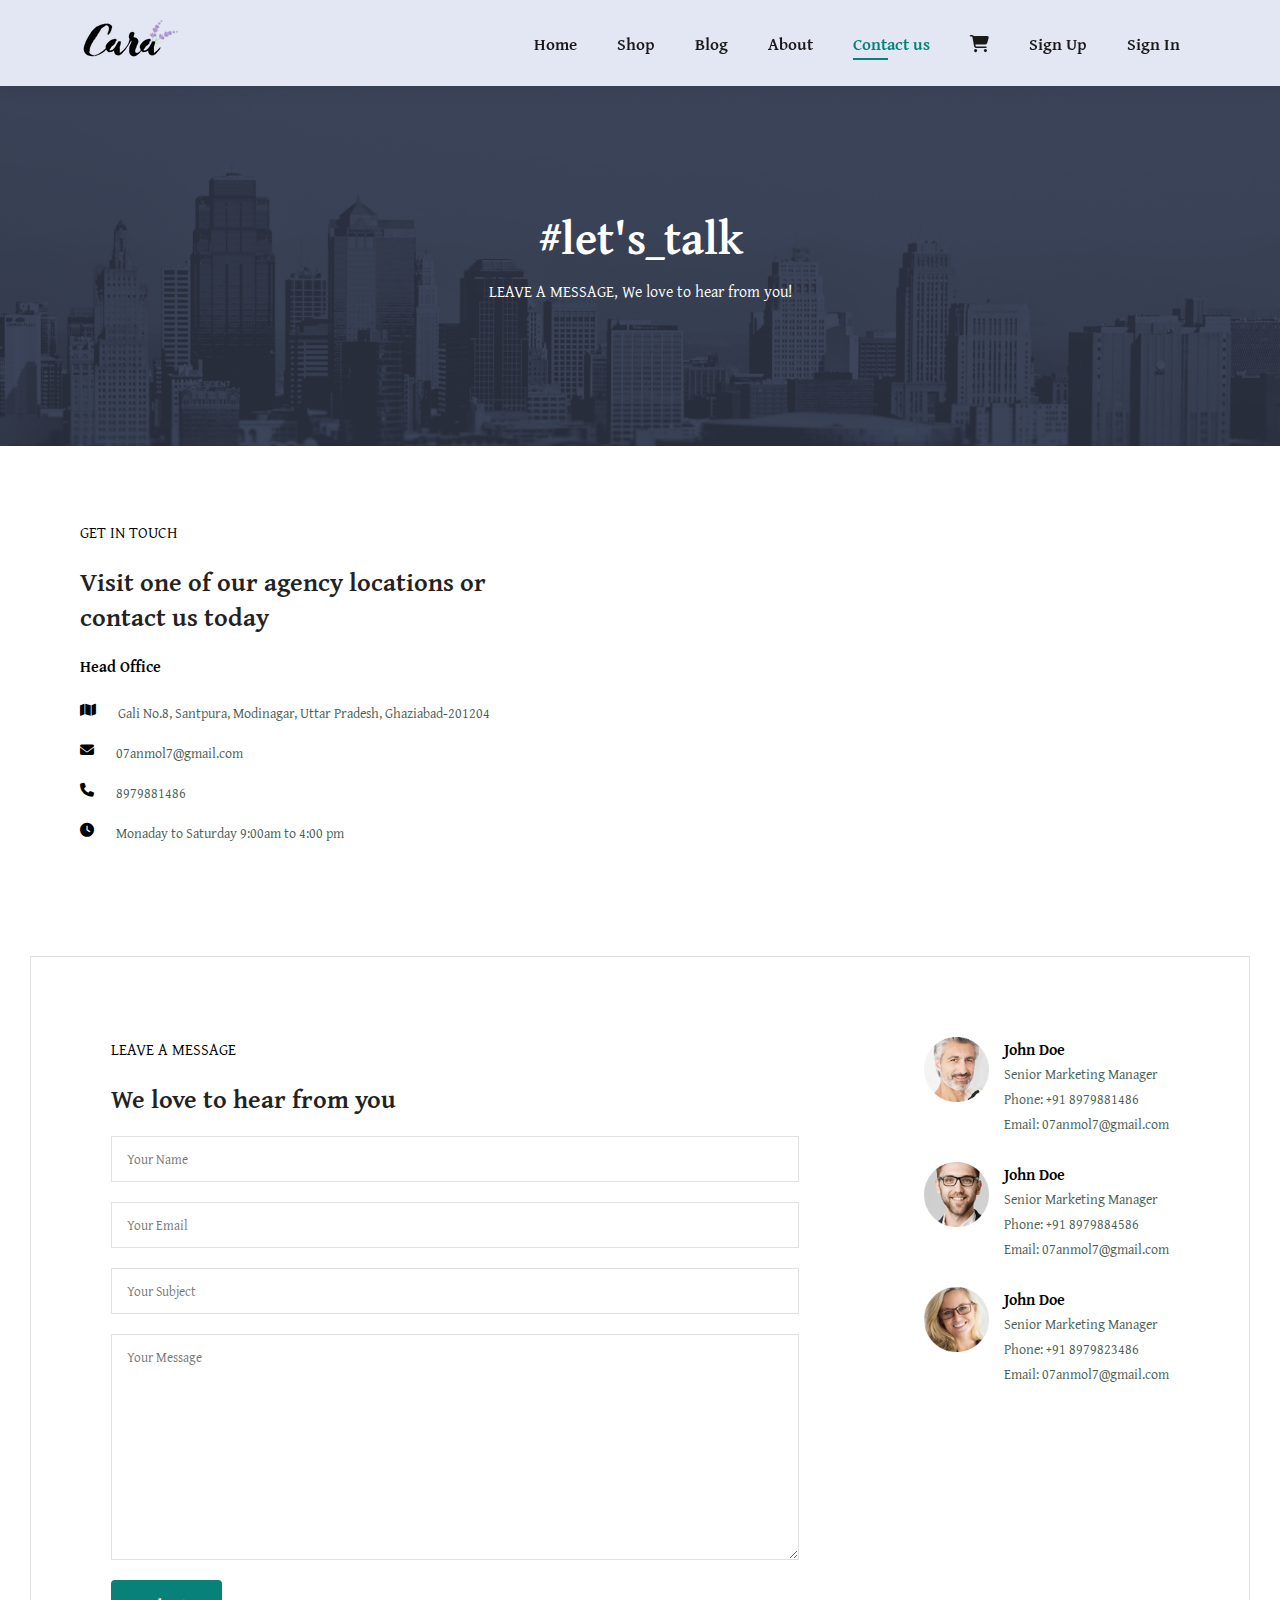
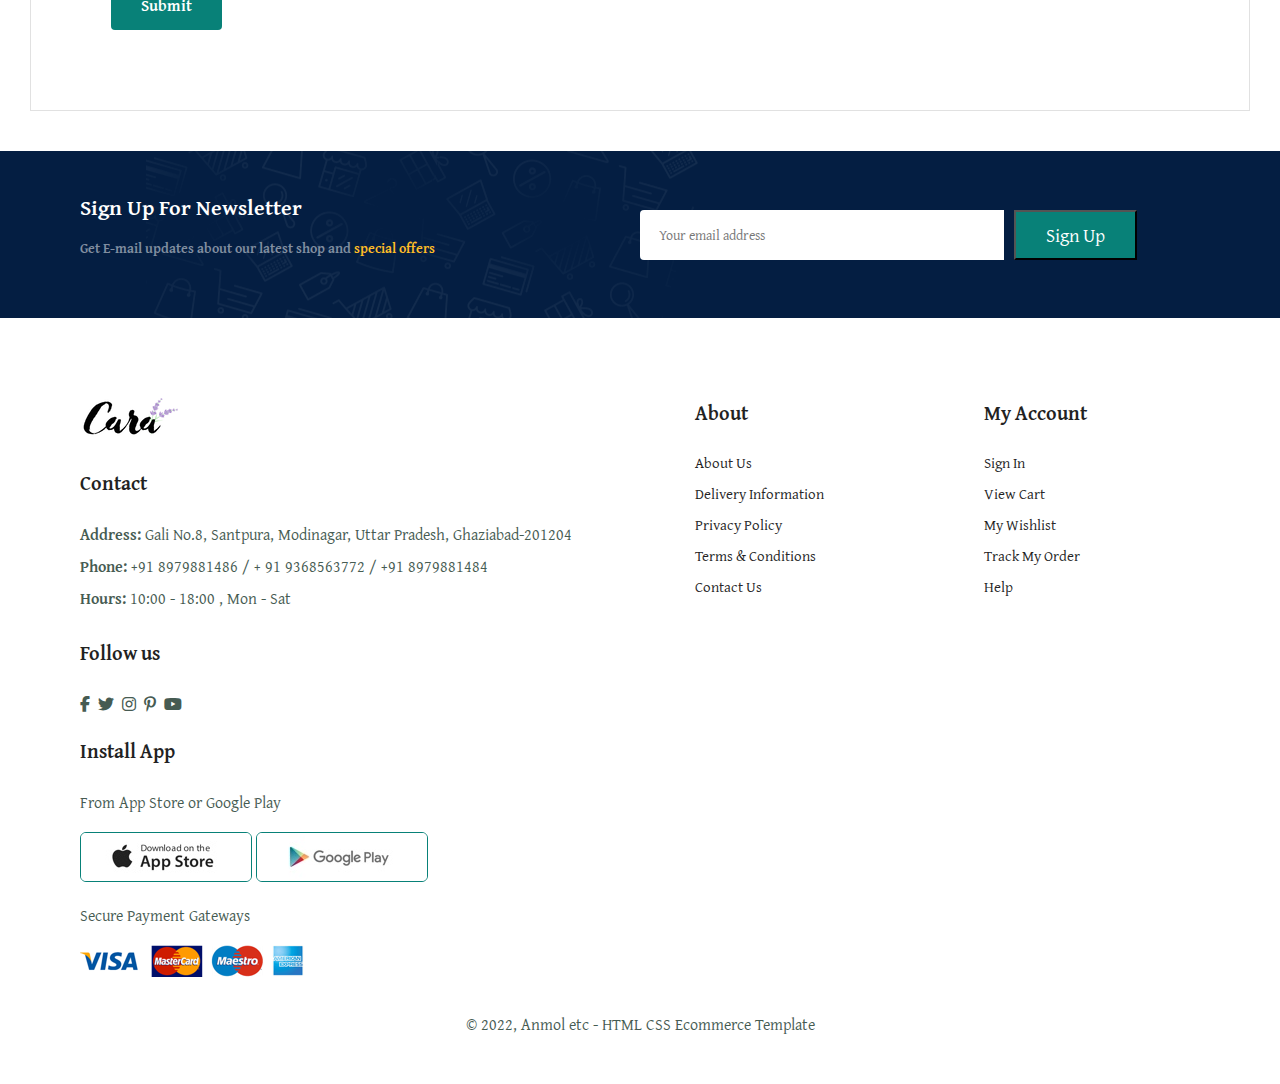
<file: contact.html>
<!DOCTYPE html>
<html lang="en">

<head>
    <meta charset="UTF-8">
    <meta http-equiv="X-UA-Compatible" content="IE=edge">
    <meta name="viewport" content="width=device-width, initial-scale=1.0">
    <title>Contact Us</title>
    <link rel="icon" href="https://cdn.logojoy.com/wp-content/uploads/2018/05/30143409/5_big.png" type="image/x-icon">
    <link rel="stylesheet" href="https://cdnjs.cloudflare.com/ajax/libs/font-awesome/6.1.1/css/all.min.css">
    <link rel="stylesheet" href="style.css">
</head>

<body>

    <section id="header">
        <a href="#"> <img src="img/logo.png" alt="" class="logo"></a>
        <div>
            <ul id="navbar">
                <li> <a href="index.html">Home</a> </li>

                <li> <a href="shop.html">Shop</a> </li>

                <li> <a href="blog.html">Blog</a> </li>

                <li> <a href="about.html">About</a> </li>

                <li> <a class="active" href="contact.html">Contact us </a> </li>

                <li id="lg-bag"><a href="cart.html"><i class="fa-solid fa-cart-shopping"></i> </a></li>


                <li><a href="Register.html">Sign Up</a></li>
                <li><a href="login.html">Sign In</a></li>

                <a href="#" id="close"> <i class="fa-solid fa-xmark"></i></i>
                </a>
            </ul>
        </div>
        <div id="mobile">
            <a href="cart.html"><i class="fa-solid fa-cart-shopping"></i> </a>
            <i id="bar" class="fa-solid fa-bars"></i>
        </div>
    </section>

    <section id="page-header" class="about-header">

        <h2>#let's_talk</h2>
        <p>LEAVE A MESSAGE, We love to hear from you!</p>
    </section>

    <section id="contact-details" class="section-p1">
        <div class="details">
            <span>GET IN TOUCH</span>
            <h2>Visit one of our agency locations or contact us today</h2>
            <h3>Head Office</h3>

            <div>
                <li>
                    <i class="fa-solid fa-map"></i>
                    <p> Gali No.8, Santpura, Modinagar, Uttar Pradesh, Ghaziabad-201204</p>
                </li>

                <li>
                    <i class="fa-solid fa-envelope"></i>
                    <p>07anmol7@gmail.com</p>
                </li>

                <li>
                    <i class="fa-solid fa-phone"></i>
                    <p>8979881486</p>
                </li>

                <li>
                    <i class="fa-solid fa-clock"></i>
                    <p>Monaday to Saturday 9:00am to 4:00 pm</p>
                </li>


            </div>
        </div>
        <div class="map">
            <iframe src="https://www.google.com/maps/embed?pb=!1m18!1m12!1m3!1d3494.5615431256588!2d77.58450885041864!3d28.851911080782653!2m3!1f0!2f0!3f0!3m2!1i1024!2i768!4f13.1!3m3!1m2!1s0x390c6022eba5ff05%3A0x866ac64fc88a02d8!2sGali%20Number%208%2C%20Modinagar%2C%20Uttar%20Pradesh%20201201!5e0!3m2!1sen!2sin!4v1654791583296!5m2!1sen!2sin"
                width="600" height="450" style="border:0;" allowfullscreen="" loading="lazy" referrerpolicy="no-referrer-when-downgrade"></iframe>
        </div>
    </section>

    <section id="form-details">
        <form action="">
            <span>LEAVE A MESSAGE</span>
            <h2>We love to hear from you</h2>

            <input type="text" placeholder="Your Name">

            <input type="email" placeholder="Your Email">

            <input type="text" placeholder="Your Subject">

            <textarea name="" id="" cols="30" rows="10" placeholder="Your Message"></textarea>

            <button class="normal1">Submit</button>


        </form>


        <div class="people">
            <div>
                <img src="img/people/1.png" alt="">
                <p><span>John Doe</span> Senior Marketing Manager <br>Phone: +91 8979881486 <br> Email: 07anmol7@gmail.com </p>
            </div>

            <div>
                <img src="img/people/2.png" alt="">
                <p><span>John Doe</span> Senior Marketing Manager <br>Phone: +91 8979884586 <br> Email: 07anmol7@gmail.com </p>
            </div>

            <div>
                <img src="img/people/3.png" alt="">
                <p><span>John Doe</span> Senior Marketing Manager <br>Phone: +91 8979823486 <br> Email: 07anmol7@gmail.com </p>
            </div>
        </div>
    </section>


    <section id="newsletter" class="section-p1 section-m1">
        <div class="newstext">
            <h4>Sign Up For Newsletter </h4>
            <p>Get E-mail updates about our latest shop and <span>special offers</span> </p>
        </div>

        <div class="form">
            <input type="text" placeholder="Your email address">
            <button class="normal">Sign Up</button>
        </div>
    </section>


    <footer class="section-p1">
        <div class="col">
            <img class="logo" src="img/logo.png" alt="">
            <h4>Contact</h4>
            <p><strong>Address:</strong> Gali No.8, Santpura, Modinagar, Uttar Pradesh, Ghaziabad-201204</p>
            <p><strong>Phone:</strong> +91 8979881486 / + 91 9368563772 / +91 8979881484</p>
            <p><strong>Hours:</strong> 10:00 - 18:00 , Mon - Sat </p>
            <div class="follow">
                <h4>Follow us</h4>
                <div class="icon">
                    <i class=" fa-brands fa-facebook-f "></i>
                    <i class="fa-brands fa-twitter"></i>
                    <i class="fa-brands fa-instagram"></i>
                    <i class="fa-brands fa-pinterest-p"></i>
                    <i class="fa-brands fa-youtube"></i>
                </div>
            </div>
        </div>

        <div class="col">
            <h4>About</h4>
            <a href="About.html">About Us</a>
            <a href="#">Delivery Information</a>
            <a href="policy.html">Privacy Policy</a>
            <a href="terms.html">Terms & Conditions</a>
            <a href="contact.html">Contact Us</a>
        </div>

        <div class="col">
            <h4>My Account</h4>
            <a href="login.html">Sign In</a>
            <a href="cart.html">View Cart</a>
            <a href="#">My Wishlist</a>
            <a href="#">Track My Order</a>
            <a href="#">Help</a>
        </div>

        <div class="col install">
            <h4>Install App</h4>
            <p>From App Store or Google Play </p>
            <div class="row">
                <img src="img/pay/app.jpg" alt="">
                <img src="img/pay/play.jpg" alt="">
            </div>
            <p>Secure Payment Gateways</p>
            <img src="img/pay/pay.png" alt="">
        </div>
        <div class="copyright">
            <p>&copy; 2022, Anmol etc - HTML CSS Ecommerce Template</p>
        </div>

    </footer>

    <script src=" script.js "></script>
</body>

</html>
</file>
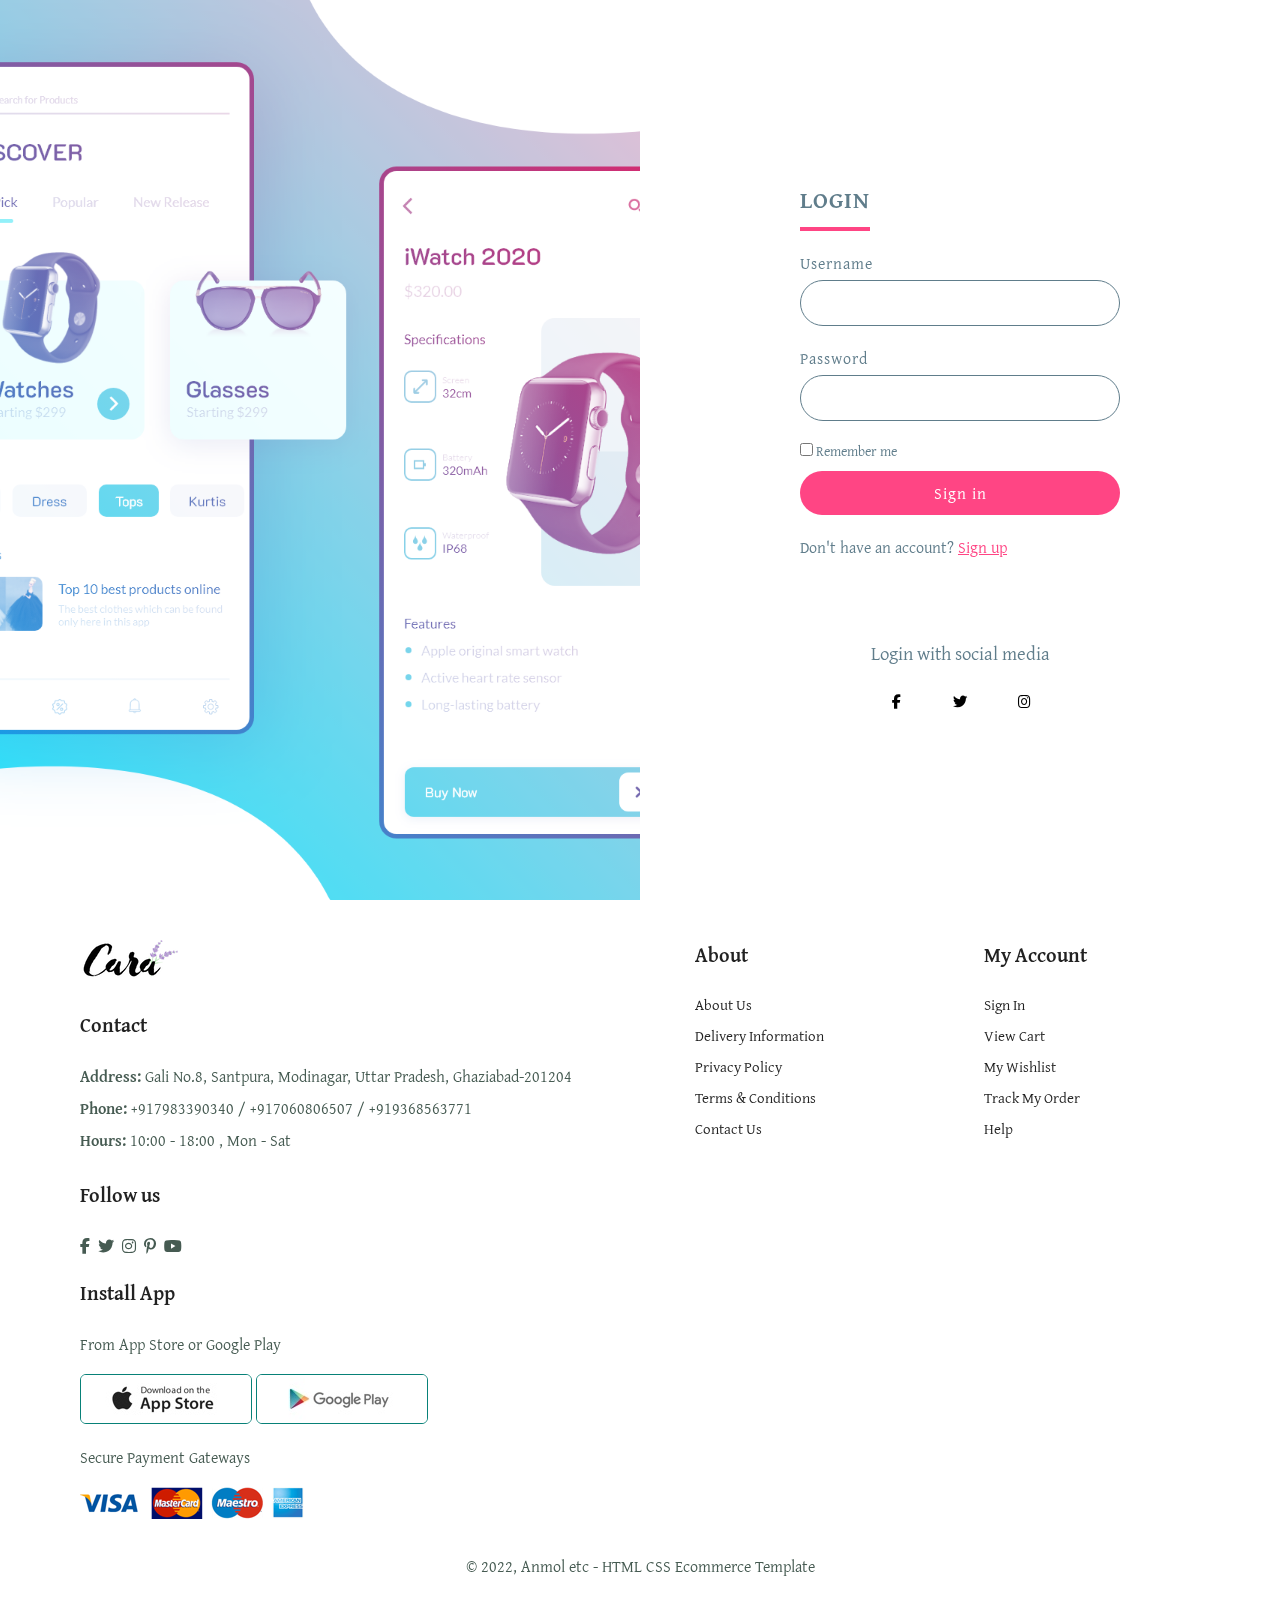
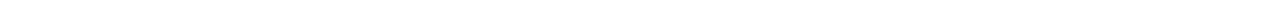
<file: login.html>
<!DOCTYPE html>
<html lang="en">

<head>
    <meta charset="UTF-8">
    <meta http-equiv="X-UA-Compatible" content="IE=edge">
    <meta name="viewport" content="width=device-width, initial-scale=1.0">
    <title>Login</title>
    <link rel="icon" href="https://cdn.logojoy.com/wp-content/uploads/2018/05/30143409/5_big.png" type="image/x-icon">
    <link rel="stylesheet" href="https://cdnjs.cloudflare.com/ajax/libs/font-awesome/6.1.1/css/all.min.css">
    <link rel="stylesheet" href="style.css">
    <link rel="stylesheet" href="style1.css">

</head>

<body>

    <!-- <section id="header">
        <a href="#"> <img src="/img/logo.png" alt="" class="logo"></a>
        <div>
            <ul id="navbar">
                <li> <a href="index.html">Home</a> </li>

                <li> <a href="shop.html">Shop</a> </li>

                <li> <a href="blog.html">Blog</a> </li>

                <li> <a href="about.html">About</a> </li>

                <li> <a href="contact.html">Contact </a> </li>

                <li><a href="cart.html"><i class="fa-solid fa-cart-shopping"></i> </a></li>
                <li><a href="Register.html"><i class="fa-solid fa-user">Register</i></a></li>
                <li><a href="login.html"><i class="fa-solid fa-user">Login</i></a></li>


                <a href="#" id="close"> <i class="fa-solid fa-xmark"></i></i>
                </a>
            </ul>
        </div>
        <div id="mobile">
            <a href="cart.html"><i class="fa-solid fa-cart-shopping"></i> </a>
            <i id="bar" class="fa-solid fa-bars"></i>
        </div>
    </section> -->

    <!-- Login page -->
    <section>
        <div class="imgBx">
            <img src="img/about/a3.png" alt="">
        </div>

        <div class="contentBx">
            <div class="formBx">
                <h2>Login</h2>
                <form>
                    <div class="inputBx">
                        <span>Username</span>
                        <input type="text" name="">
                    </div>

                    <div class="inputBx">
                        <span>Password</span>
                        <input type="password" name="">
                    </div>

                    <div class="remember">
                        <label><input type="checkbox" name=""> Remember me</label>
                    </div>

                    <div class="inputBx">
                        <input type="submit" value="Sign in" name="">
                    </div>

                    <div class="inputBx">
                        <p>Don't have an account? <a href="#">Sign up</a></p>
                    </div>
                </form>
                <h3>Login with social media</h3>
                <ul class="sci">
                    <li><i class="fa-brands fa-facebook-f"></i></li>
                    <li><i class="fa-brands fa-twitter"></i></li>
                    <li><i class="fa-brands fa-instagram"></i></li>


                </ul>

            </div>
        </div>



    </section>











    <footer class="section-p1 ">
        <div class="col ">
            <img class="logo " src="img/logo.png " alt=" ">
            <h4>Contact</h4>
            <p><strong>Address:</strong> Gali No.8, Santpura, Modinagar, Uttar Pradesh, Ghaziabad-201204</p>
            <p><strong>Phone:</strong> +917983390340 / +917060806507 / +919368563771</p>
            <p><strong>Hours:</strong> 10:00 - 18:00 , Mon - Sat </p>
            <div class="follow ">
                <h4>Follow us</h4>
                <div class="icon ">
                    <i class=" fa-brands fa-facebook-f "></i>
                    <i class="fa-brands fa-twitter "></i>
                    <i class="fa-brands fa-instagram "></i>
                    <i class="fa-brands fa-pinterest-p "></i>
                    <i class="fa-brands fa-youtube "></i>
                </div>
            </div>
        </div>

        <div class="col ">
            <h4>About</h4>
            <a href="About.html">About Us</a>
            <a href="# ">Delivery Information</a>
            <a href="policy.html">Privacy Policy</a>
            <a href="terms.html">Terms & Conditions</a>
            <a href="contact.html">Contact Us</a>
        </div>

        <div class="col ">
            <h4>My Account</h4>
            <a href="login.html">Sign In</a>
            <a href="cart.html">View Cart</a>
            <a href="# ">My Wishlist</a>
            <a href="# ">Track My Order</a>
            <a href="# ">Help</a>
        </div>

        <div class="col install ">
            <h4>Install App</h4>
            <p>From App Store or Google Play </p>
            <div class="row ">
                <img src="img/pay/app.jpg " alt=" ">
                <img src="img/pay/play.jpg " alt=" ">
            </div>
            <p>Secure Payment Gateways</p>
            <img src="img/pay/pay.png " alt=" ">
        </div>
        <div class="copyright ">
            <p>&copy; 2022, Anmol etc - HTML CSS Ecommerce Template</p>
        </div>

    </footer>




    <script src=" script.js "></script>
</body>

</html>
</file>
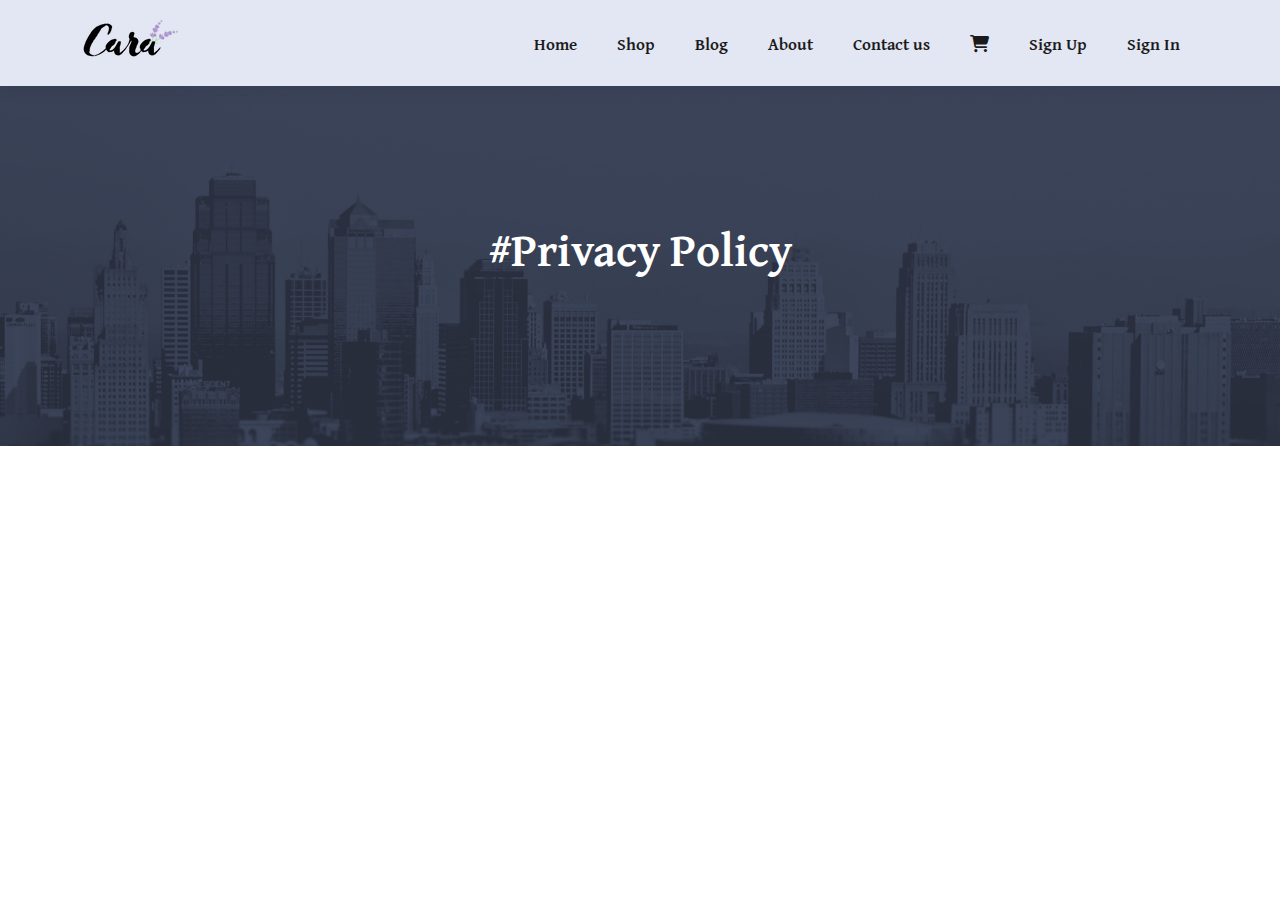
<file: policy.html>
<!DOCTYPE html>
<html lang="en">

<head>
    <meta charset="UTF-8">
    <meta http-equiv="X-UA-Compatible" content="IE=edge">
    <meta name="viewport" content="width=device-width, initial-scale=1.0">
    <title>Privacy Policy </title>
    <link rel="icon" href="https://cdn.logojoy.com/wp-content/uploads/2018/05/30143409/5_big.png" type="image/x-icon">
    <link rel="stylesheet" href="https://cdnjs.cloudflare.com/ajax/libs/font-awesome/6.1.1/css/all.min.css">
    <link rel="stylesheet" href="style.css">

</head>

<body>
    <section id="header">
        <a href="#"> <img src="img/logo.png" alt="" class="logo"></a>
        <div>
            <ul id="navbar">
                <li> <a href="index.html">Home</a> </li>

                <li> <a href="shop.html">Shop</a> </li>

                <li> <a href="blog.html">Blog</a> </li>

                <li> <a href="about.html">About</a> </li>


                <li> <a href="contact.html">Contact us </a> </li>

                <li id="lg-bag"><a href="cart.html"><i class="fa-solid fa-cart-shopping"></i> </a></li>

                <li><a href="Register.html">Sign Up</a></li>
                <li><a href="login.html">Sign In</a></li>

                <a href="#" id="close"> <i class="fa-solid fa-xmark"></i></i>
                </a>
            </ul>
        </div>
        <div id="mobile">
            <a href="cart.html"><i class="fa-solid fa-cart-shopping"></i> </a>
            <i id="bar" class="fa-solid fa-bars"></i>
        </div>
    </section>

    <section id="page-header" class="about-header">

        <h2>#Privacy Policy</h2>
        <p></p>


    </section>



</body>

</html>
</file>
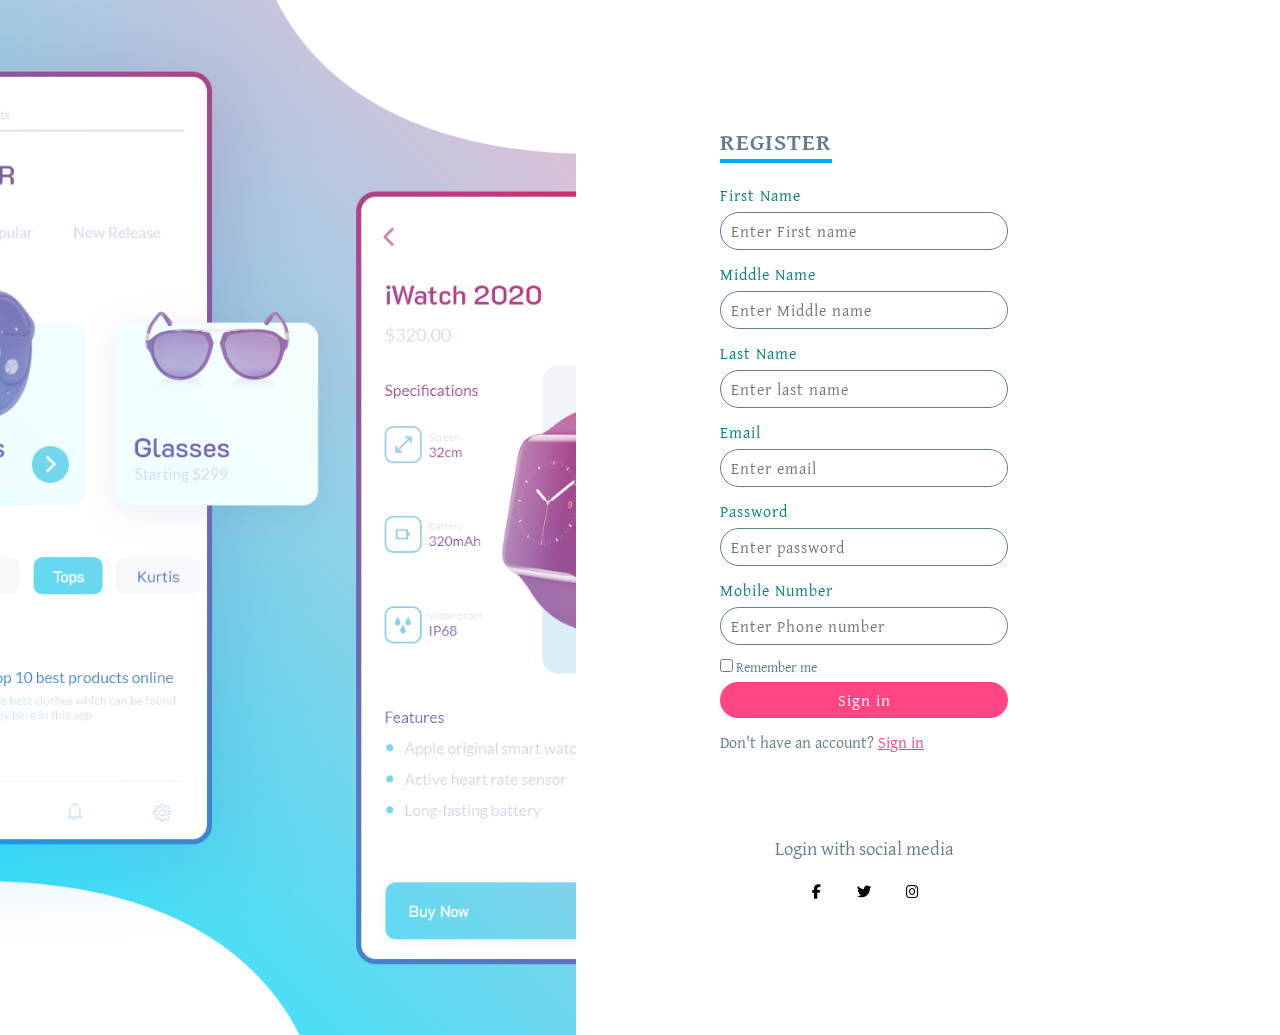
<file: Register.html>
<!DOCTYPE html>
<html lang="en">

<head>
    <meta charset="UTF-8">
    <meta http-equiv="X-UA-Compatible" content="IE=edge">
    <meta name="viewport" content="width=device-width, initial-scale=1.0">
    <title>Register</title>
    <link rel="icon" href="https://cdn.logojoy.com/wp-content/uploads/2018/05/30143409/5_big.png" type="image/x-icon">
    <link rel="stylesheet" href="https://cdnjs.cloudflare.com/ajax/libs/font-awesome/6.1.1/css/all.min.css">
    <!-- <link rel="stylesheet" href="style.css"> -->
    <link rel="stylesheet" href="style2.css">
</head>

<body>

    <!-- register -->
    <section>
        <div class="imgBx1">
            <img src="img/about/a3.png" alt="">
        </div>

        <div class="contentBx1">
            <div class="formBx1">
                <h2>Register</h2>
                <form>
                    <div class="inputBx1">
                        <span>First Name</span>
                        <input type="text" placeholder="Enter First name" required>
                    </div>

                    <div class="inputBx1">
                        <span>Middle Name</span>
                        <input type="text" placeholder="Enter Middle name">
                    </div>

                    <div class="inputBx1">
                        <span>Last Name</span>
                        <input type="text" placeholder="Enter last name">
                    </div>

                    <div class="inputBx1">
                        <span>Email</span>
                        <input type="email" placeholder="Enter email" required>
                    </div>

                    <div class="inputBx1">
                        <span>Password</span>
                        <input type="password" placeholder="Enter password" required>
                    </div>

                    <div class="inputBx1">
                        <span>Mobile Number</span>
                        <input type="number" placeholder="Enter Phone number" required>
                    </div>


                    <div class="remember1">
                        <label><input type="checkbox" name=""> Remember me</label>
                    </div>

                    <div class="inputBx1">
                        <input type="submit" value="Sign in" name="">
                    </div>

                    <div class="inputBx1">
                        <p>Don't have an account? <a href="login.html">Sign in</a></p>
                    </div>
                </form>
                <h3>Login with social media</h3>
                <ul class="sci1">
                    <li><i class="fa-brands fa-facebook-f"></i></li>
                    <li><i class="fa-brands fa-twitter"></i></li>
                    <li><i class="fa-brands fa-instagram"></i></li>


                </ul>

            </div>
        </div>



    </section>













    <script src=" script.js "></script>
</body>

</html>
</file>
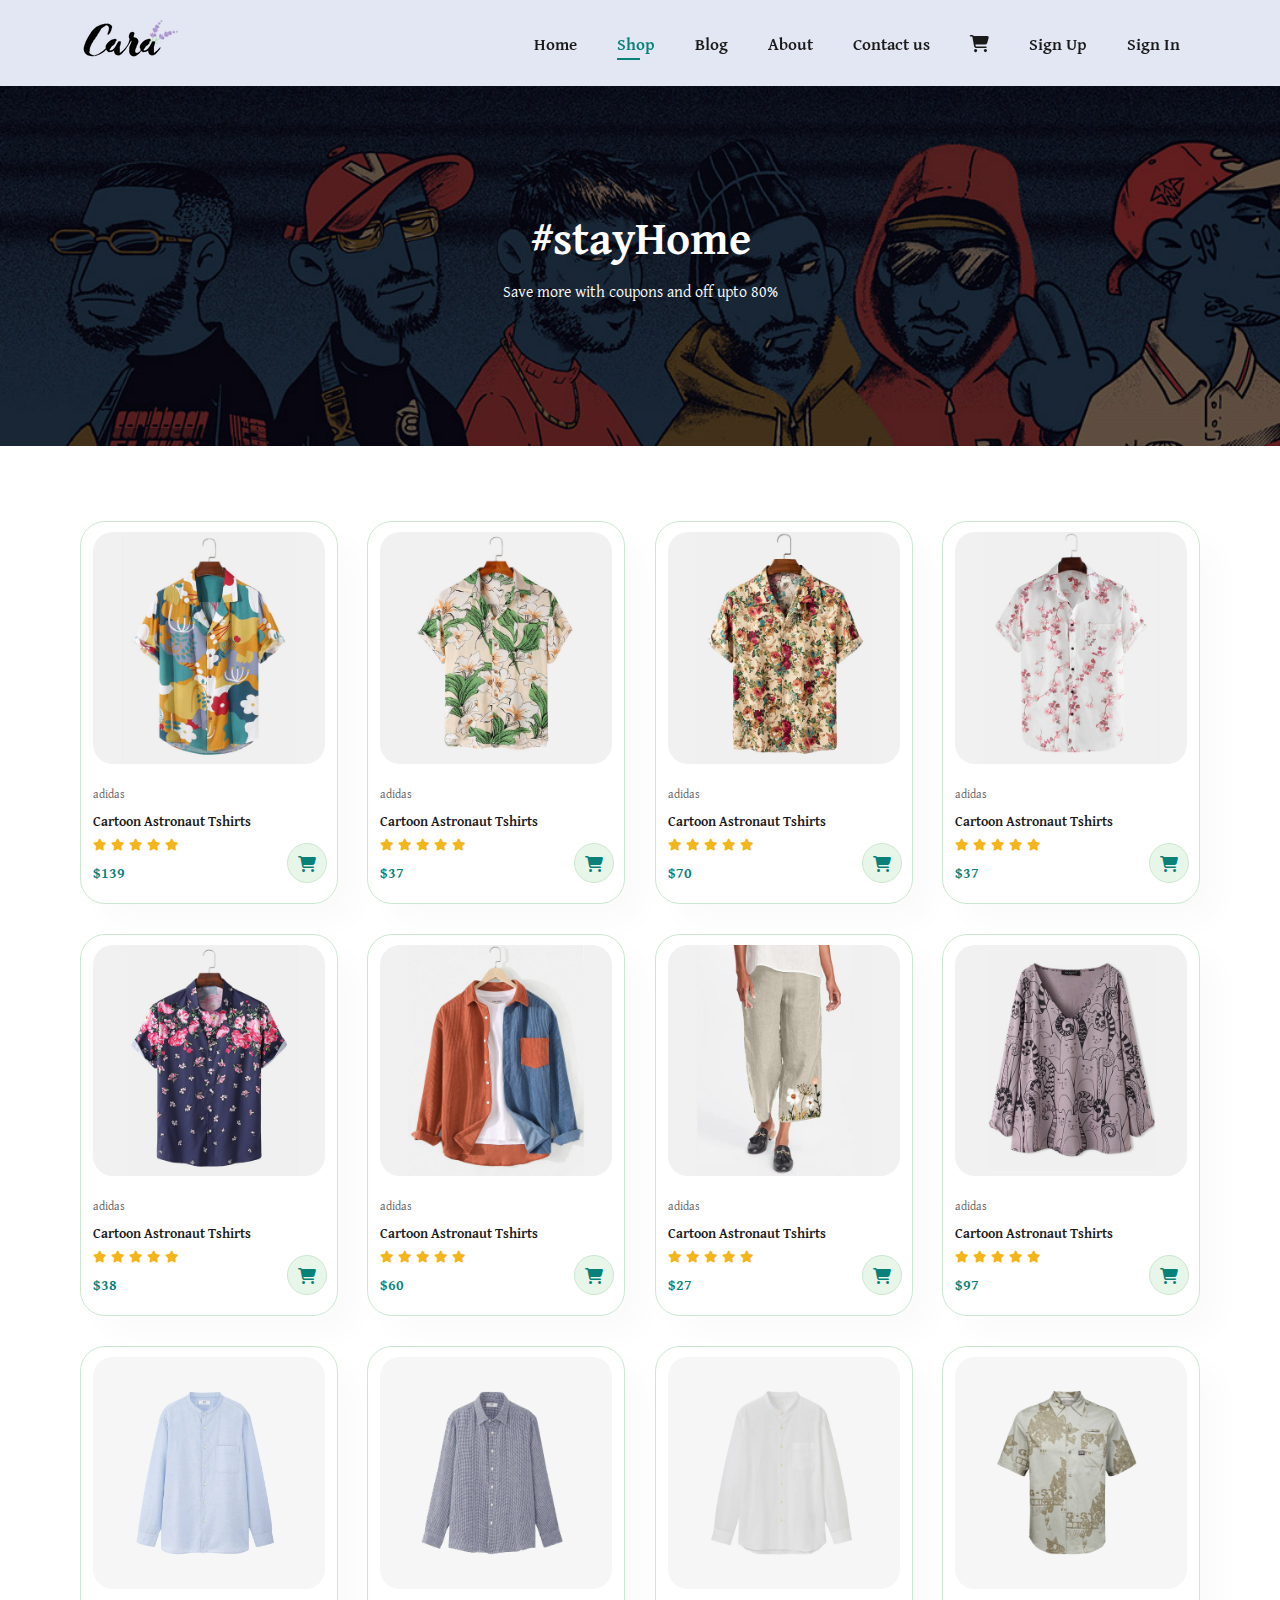
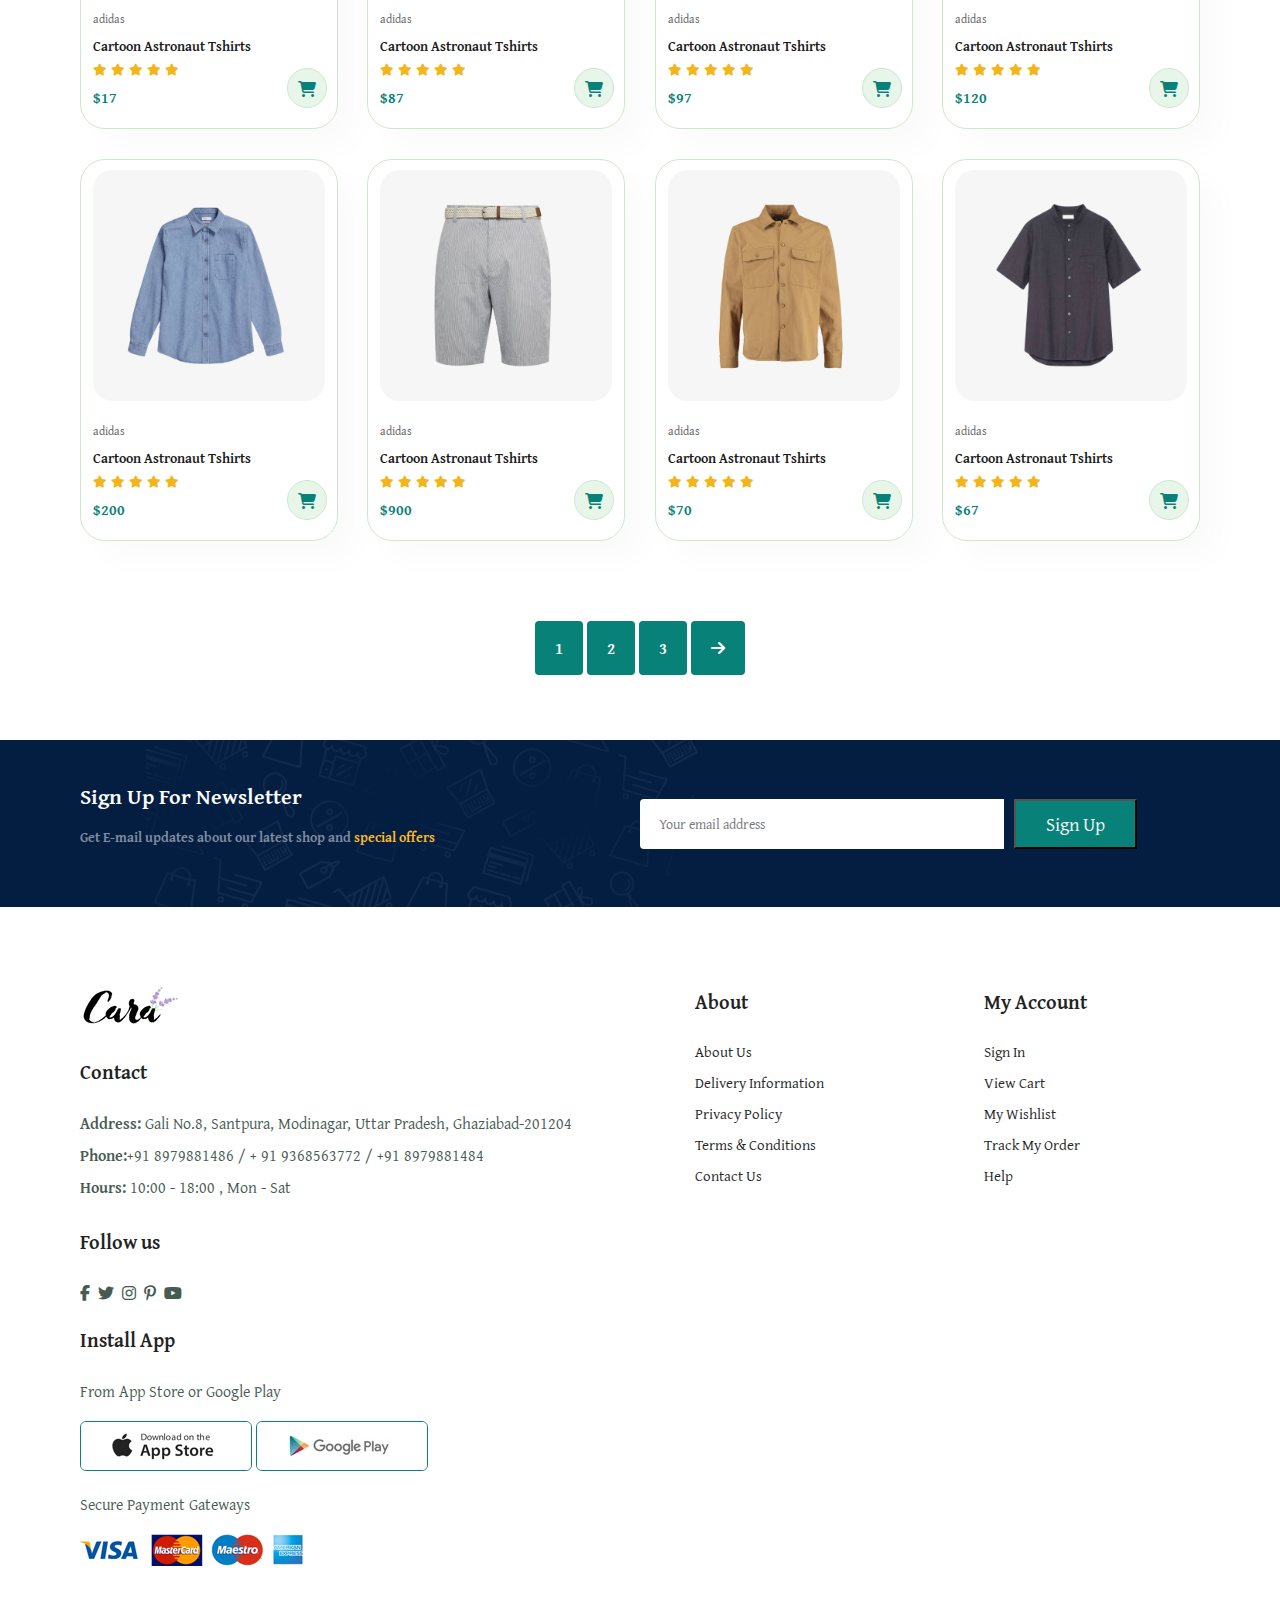
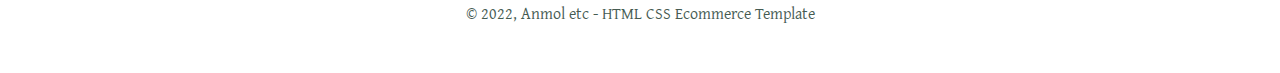
<file: shop.html>
<!DOCTYPE html>
<html lang="en">

<head>
    <meta charset="UTF-8">
    <meta http-equiv="X-UA-Compatible" content="IE=edge">
    <meta name="viewport" content="width=device-width, initial-scale=1.0">
    <title>Shop</title>
    <link rel="icon" href="https://cdn.logojoy.com/wp-content/uploads/2018/05/30143409/5_big.png" type="image/x-icon">
    <link rel="stylesheet" href="https://cdnjs.cloudflare.com/ajax/libs/font-awesome/6.1.1/css/all.min.css">
    <link rel="stylesheet" href="style.css">
</head>

<body>

    <section id="header">
        <a href="#"> <img src="img/logo.png" alt="" class="logo"></a>
        <div>
            <ul id="navbar">
                <li> <a href="index.html">Home</a> </li>

                <li> <a class="active" href="shop.html">Shop</a> </li>

                <li> <a href="blog.html">Blog</a> </li>

                <li> <a href="about.html">About</a> </li>

                <li> <a href="contact.html">Contact us </a> </li>

                <li id="lg-bag"><a href="cart.html"><i class="fa-solid fa-cart-shopping"></i> </a></li>

                <li><a href="Register.html">Sign Up</a></li>
                <li><a href="login.html">Sign In</a></li>



                <a href="#" id="close"> <i class="fa-solid fa-xmark"></i></i>
                </a>
            </ul>
        </div>
        <div id="mobile">
            <a href="cart.html"><i class="fa-solid fa-cart-shopping"></i> </a>
            <i id="bar" class="fa-solid fa-bars"></i>
        </div>
    </section>


    <section id="page-header">
        <h2>#stayHome</h2>
        <p>Save more with coupons and off upto 80%</p>
    </section>

    <section id="product1" class="section-p1 ">
        <div class="pro-container">
            <div class="pro" onclick="window.location.href='sproduct.html'; ">
                <img src="img/products/f1.jpg" alt="">
                <div class="des">
                    <span>adidas</span>
                    <h5>Cartoon Astronaut Tshirts</h5>
                    <div class="star">
                        <i class="fas fa-star"></i>
                        <i class="fas fa-star"></i>
                        <i class="fas fa-star"></i>
                        <i class="fas fa-star"></i>
                        <i class="fas fa-star"></i>
                    </div>
                    <h4>$139</h4>
                </div>
                <a href="#"><i class="fa -solid fa-cart-shopping cart"></i></a>
            </div>

            <div class="pro">
                <img src="img/products/f2.jpg" alt="">
                <div class="des">
                    <span>adidas</span>
                    <h5>Cartoon Astronaut Tshirts</h5>
                    <div class="star">
                        <i class="fas fa-star"></i>
                        <i class="fas fa-star"></i>
                        <i class="fas fa-star"></i>
                        <i class="fas fa-star"></i>
                        <i class="fas fa-star"></i>
                    </div>
                    <h4>$37</h4>
                </div>
                <a href="#"><i class="fa -solid fa-cart-shopping cart"></i></a>
            </div>

            <div class="pro">
                <img src="img/products/f3.jpg" alt="">
                <div class="des">
                    <span>adidas</span>
                    <h5>Cartoon Astronaut Tshirts</h5>
                    <div class="star">
                        <i class="fas fa-star"></i>
                        <i class="fas fa-star"></i>
                        <i class="fas fa-star"></i>
                        <i class="fas fa-star"></i>
                        <i class="fas fa-star"></i>
                    </div>
                    <h4>$70</h4>
                </div>
                <a href="#"><i class="fa -solid fa-cart-shopping cart"></i></a>
            </div>

            <div class="pro">
                <img src="img/products/f4.jpg" alt="">
                <div class="des">
                    <span>adidas</span>
                    <h5>Cartoon Astronaut Tshirts</h5>
                    <div class="star">
                        <i class="fas fa-star"></i>
                        <i class="fas fa-star"></i>
                        <i class="fas fa-star"></i>
                        <i class="fas fa-star"></i>
                        <i class="fas fa-star"></i>
                    </div>
                    <h4>$37</h4>
                </div>
                <a href="#"><i class="fa -solid fa-cart-shopping cart"></i></a>
            </div>


            <div class="pro">
                <img src="img/products/f5.jpg" alt="">
                <div class="des">
                    <span>adidas</span>
                    <h5>Cartoon Astronaut Tshirts</h5>
                    <div class="star">
                        <i class="fas fa-star"></i>
                        <i class="fas fa-star"></i>
                        <i class="fas fa-star"></i>
                        <i class="fas fa-star"></i>
                        <i class="fas fa-star"></i>
                    </div>
                    <h4>$38</h4>
                </div>
                <a href="#"><i class="fa -solid fa-cart-shopping cart"></i></a>
            </div>

            <div class="pro">
                <img src="img/products/f6.jpg" alt="">
                <div class="des">
                    <span>adidas</span>
                    <h5>Cartoon Astronaut Tshirts</h5>
                    <div class="star">
                        <i class="fas fa-star"></i>
                        <i class="fas fa-star"></i>
                        <i class="fas fa-star"></i>
                        <i class="fas fa-star"></i>
                        <i class="fas fa-star"></i>
                    </div>
                    <h4>$60</h4>
                </div>
                <a href="#"><i class="fa -solid fa-cart-shopping cart"></i></a>
            </div>

            <div class="pro">
                <img src="img/products/f7.jpg" alt="">
                <div class="des">
                    <span>adidas</span>
                    <h5>Cartoon Astronaut Tshirts</h5>
                    <div class="star">
                        <i class="fas fa-star"></i>
                        <i class="fas fa-star"></i>
                        <i class="fas fa-star"></i>
                        <i class="fas fa-star"></i>
                        <i class="fas fa-star"></i>
                    </div>
                    <h4>$27</h4>
                </div>
                <a href="#"><i class="fa -solid fa-cart-shopping cart"></i></a>
            </div>

            <div class="pro">
                <img src="img/products/f8.jpg" alt="">
                <div class="des">
                    <span>adidas</span>
                    <h5>Cartoon Astronaut Tshirts</h5>
                    <div class="star">
                        <i class="fas fa-star"></i>
                        <i class="fas fa-star"></i>
                        <i class="fas fa-star"></i>
                        <i class="fas fa-star"></i>
                        <i class="fas fa-star"></i>
                    </div>
                    <h4>$97</h4>
                </div>
                <a href="#"><i class="fa -solid fa-cart-shopping cart"></i></a>
            </div>

            <!-- <h2>New Arrivals</h2>
        <p>Summer Collection New Mordan Designs</p> -->

            <div class="pro">
                <img src="img/products/n1.jpg" alt="">
                <div class="des">
                    <span>adidas</span>
                    <h5>Cartoon Astronaut Tshirts</h5>
                    <div class="star">
                        <i class="fas fa-star"></i>
                        <i class="fas fa-star"></i>
                        <i class="fas fa-star"></i>
                        <i class="fas fa-star"></i>
                        <i class="fas fa-star"></i>
                    </div>
                    <h4>$17</h4>
                </div>
                <a href="#"><i class="fa -solid fa-cart-shopping cart"></i></a>
            </div>

            <div class="pro">
                <img src="img/products/n2.jpg" alt="">
                <div class="des">
                    <span>adidas</span>
                    <h5>Cartoon Astronaut Tshirts</h5>
                    <div class="star">
                        <i class="fas fa-star"></i>
                        <i class="fas fa-star"></i>
                        <i class="fas fa-star"></i>
                        <i class="fas fa-star"></i>
                        <i class="fas fa-star"></i>
                    </div>
                    <h4>$87</h4>
                </div>
                <a href="#"><i class="fa -solid fa-cart-shopping cart"></i></a>
            </div>

            <div class="pro">
                <img src="img/products/n3.jpg" alt="">
                <div class="des">
                    <span>adidas</span>
                    <h5>Cartoon Astronaut Tshirts</h5>
                    <div class="star">
                        <i class="fas fa-star"></i>
                        <i class="fas fa-star"></i>
                        <i class="fas fa-star"></i>
                        <i class="fas fa-star"></i>
                        <i class="fas fa-star"></i>
                    </div>
                    <h4>$97</h4>
                </div>
                <a href="#"><i class="fa -solid fa-cart-shopping cart"></i></a>
            </div>

            <div class="pro">
                <img src="img/products/n4.jpg" alt="">
                <div class="des">
                    <span>adidas</span>
                    <h5>Cartoon Astronaut Tshirts</h5>
                    <div class="star">
                        <i class="fas fa-star"></i>
                        <i class="fas fa-star"></i>
                        <i class="fas fa-star"></i>
                        <i class="fas fa-star"></i>
                        <i class="fas fa-star"></i>
                    </div>
                    <h4>$120</h4>
                </div>
                <a href="#"><i class="fa -solid fa-cart-shopping cart"></i></a>
            </div>


            <div class="pro">
                <img src="img/products/n5.jpg" alt="">
                <div class="des">
                    <span>adidas</span>
                    <h5>Cartoon Astronaut Tshirts</h5>
                    <div class="star">
                        <i class="fas fa-star"></i>
                        <i class="fas fa-star"></i>
                        <i class="fas fa-star"></i>
                        <i class="fas fa-star"></i>
                        <i class="fas fa-star"></i>
                    </div>
                    <h4>$200</h4>
                </div>
                <a href="#"><i class="fa -solid fa-cart-shopping cart"></i></a>
            </div>

            <div class="pro">
                <img src="img/products/n6.jpg" alt="">
                <div class="des">
                    <span>adidas</span>
                    <h5>Cartoon Astronaut Tshirts</h5>
                    <div class="star">
                        <i class="fas fa-star"></i>
                        <i class="fas fa-star"></i>
                        <i class="fas fa-star"></i>
                        <i class="fas fa-star"></i>
                        <i class="fas fa-star"></i>
                    </div>
                    <h4>$900</h4>
                </div>
                <a href="#"><i class="fa -solid fa-cart-shopping cart"></i></a>
            </div>

            <div class="pro">
                <img src="img/products/n7.jpg" alt="">
                <div class="des">
                    <span>adidas</span>
                    <h5>Cartoon Astronaut Tshirts</h5>
                    <div class="star">
                        <i class="fas fa-star"></i>
                        <i class="fas fa-star"></i>
                        <i class="fas fa-star"></i>
                        <i class="fas fa-star"></i>
                        <i class="fas fa-star"></i>
                    </div>
                    <h4>$70</h4>
                </div>
                <a href="#"><i class="fa -solid fa-cart-shopping cart"></i></a>
            </div>

            <div class="pro">
                <img src="img/products/n8.jpg" alt="">
                <div class="des">
                    <span>adidas</span>
                    <h5>Cartoon Astronaut Tshirts</h5>
                    <div class="star">
                        <i class="fas fa-star"></i>
                        <i class="fas fa-star"></i>
                        <i class="fas fa-star"></i>
                        <i class="fas fa-star"></i>
                        <i class="fas fa-star"></i>
                    </div>
                    <h4>$67</h4>
                </div>
                <a href="#"><i class="fa -solid fa-cart-shopping cart"></i></a>
            </div>
        </div>
    </section>

    <section id="pagination" class="section-p1">
        <a href="#">1</a>
        <a href="#">2</a>
        <a href="#">3</a>

        <a href="#"><i class="fa-solid fa-arrow-right"></i></a>

    </section>

    <section id="newsletter" class="section-p1 section-m1">
        <div class="newstext">
            <h4>Sign Up For Newsletter </h4>
            <p>Get E-mail updates about our latest shop and <span>special offers</span> </p>
        </div>
        <div class="form">
            <input type="text" placeholder="Your email address">
            <button class="normal">Sign Up</button>
        </div>
    </section>

    <footer class="section-p1">
        <div class="col">
            <img class="logo" src="img/logo.png" alt="">
            <h4>Contact</h4>
            <p><strong>Address:</strong> Gali No.8, Santpura, Modinagar, Uttar Pradesh, Ghaziabad-201204</p>
            <p><strong>Phone:</strong>+91 8979881486 / + 91 9368563772 / +91 8979881484</p>
            <p><strong>Hours:</strong> 10:00 - 18:00 , Mon - Sat </p>
            <div class="follow">
                <h4>Follow us</h4>
                <div class="icon">
                    <i class=" fa-brands fa-facebook-f "></i>
                    <i class="fa-brands fa-twitter"></i>
                    <i class="fa-brands fa-instagram"></i>
                    <i class="fa-brands fa-pinterest-p"></i>
                    <i class="fa-brands fa-youtube"></i>
                </div>
            </div>
        </div>

        <div class="col">
            <h4>About</h4>
            <a href="About.html">About Us</a>
            <a href="#">Delivery Information</a>
            <a href="policy.html">Privacy Policy</a>
            <a href="terms.html">Terms & Conditions</a>
            <a href="contact.html">Contact Us</a>
        </div>

        <div class="col">
            <h4>My Account</h4>
            <a href="login.html">Sign In</a>
            <a href="cart.html">View Cart</a>
            <a href="#">My Wishlist</a>
            <a href="#">Track My Order</a>
            <a href="#">Help</a>
        </div>

        <div class="col install">
            <h4>Install App</h4>
            <p>From App Store or Google Play </p>
            <div class="row">
                <img src="img/pay/app.jpg" alt="">
                <img src="img/pay/play.jpg" alt="">
            </div>
            <p>Secure Payment Gateways</p>
            <img src="img/pay/pay.png" alt="">
        </div>
        <div class="copyright">
            <p>&copy; 2022, Anmol etc - HTML CSS Ecommerce Template</p>
        </div>

    </footer>




    <script src=" script.js "></script>
</body>

</html>
</file>
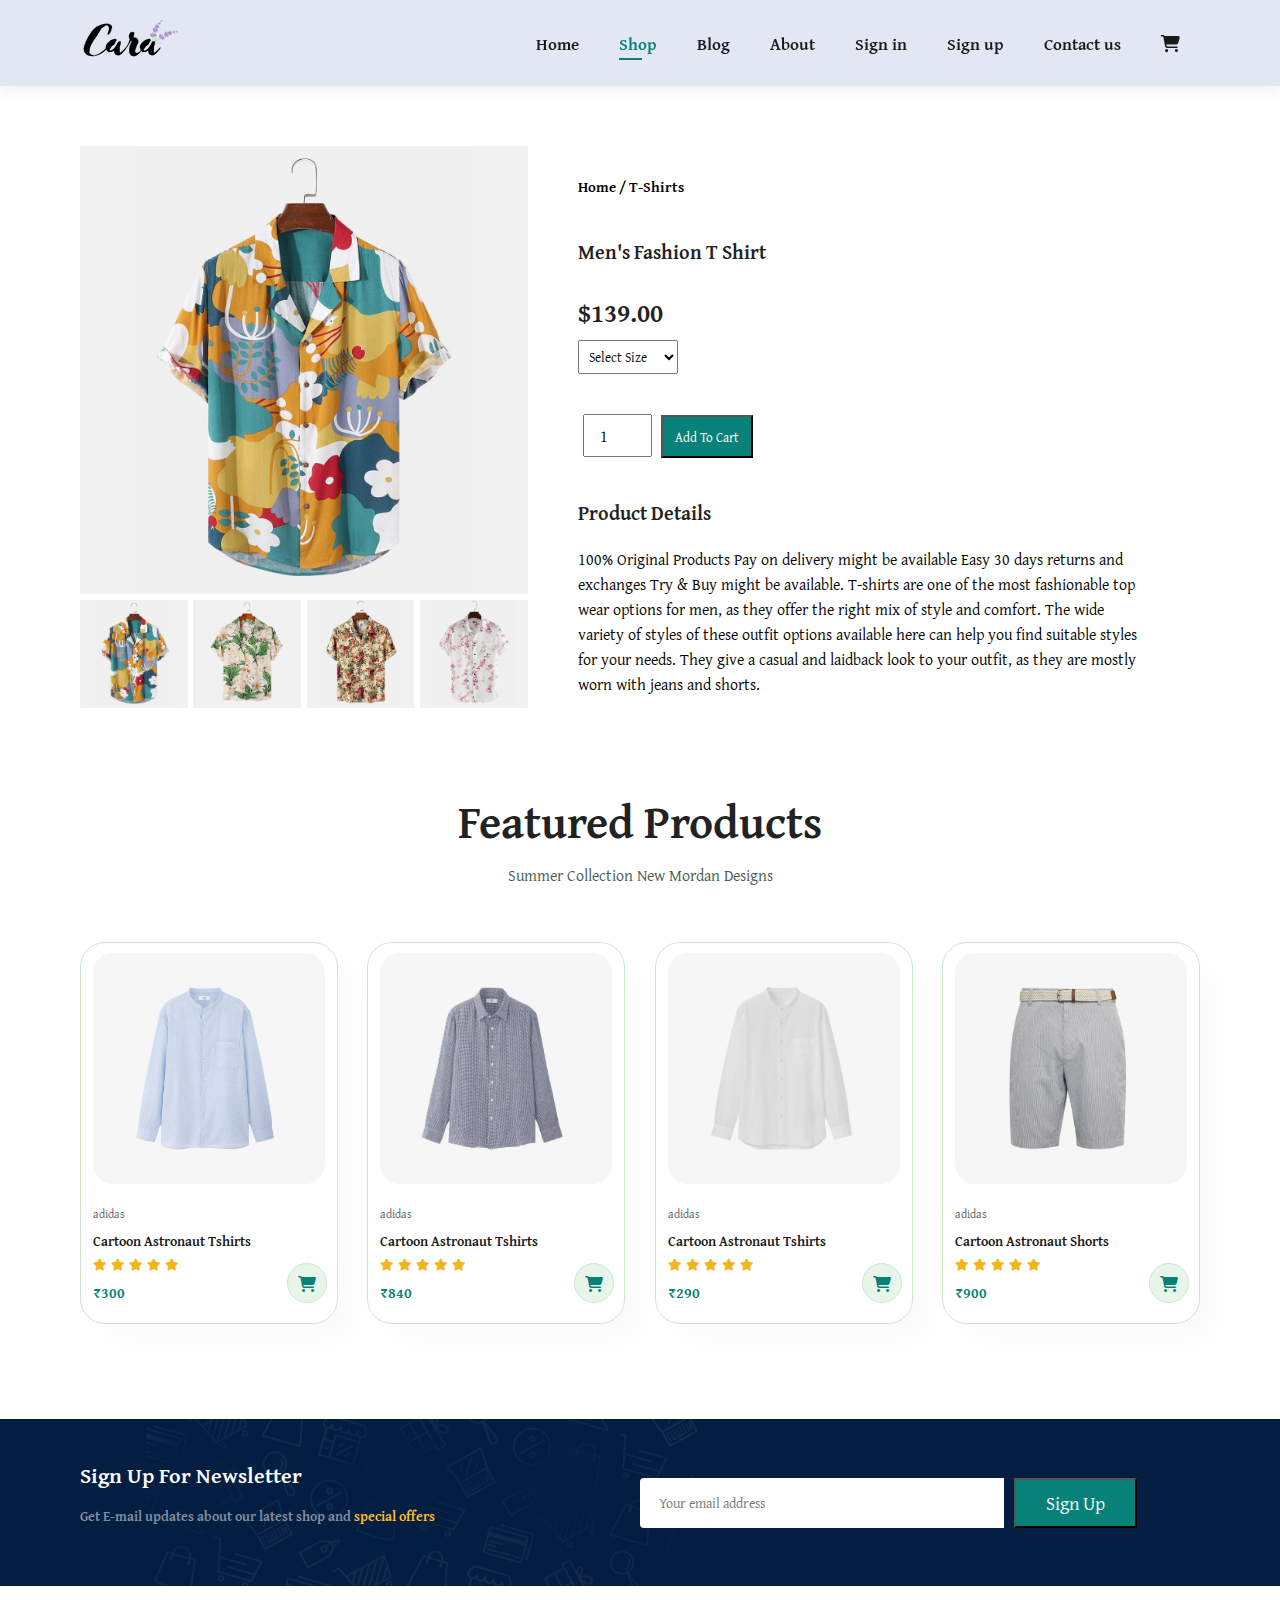
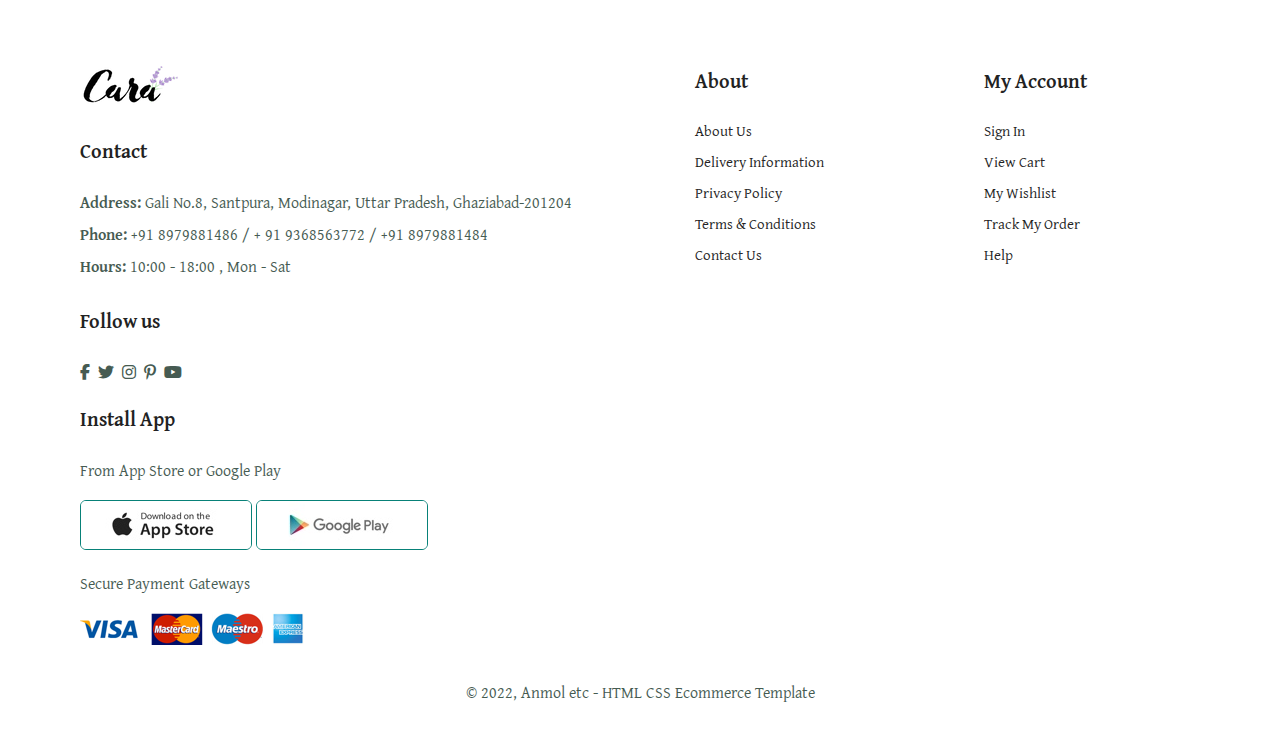
<file: sproduct.html>
<!DOCTYPE html>
<html lang="en">

<head>
    <meta charset="UTF-8">
    <meta http-equiv="X-UA-Compatible" content="IE=edge">
    <meta name="viewport" content="width=device-width, initial-scale=1.0">
    <title>Single Product</title>
    <link rel="icon" href="https://cdn.logojoy.com/wp-content/uploads/2018/05/30143409/5_big.png" type="image/x-icon">
    <link rel="stylesheet" href="https://cdnjs.cloudflare.com/ajax/libs/font-awesome/6.1.1/css/all.min.css">
    <link rel="stylesheet" href="style.css">
</head>

<body>

    <section id="header">
        <a href="#"> <img src="img/logo.png" alt="" class="logo"></a>
        <div>
            <ul id="navbar">
                <li> <a href="index.html">Home</a> </li>
                <li> <a class="active" href="shop.html">Shop</a> </li>
                <li> <a href="blog.html">Blog</a> </li>
                <li> <a href="about.html">About</a> </li>

                <li><a href="login.html">Sign in</a></li>
                <li><a href="Register.html">Sign up</a></li>

                <li> <a href="contact.html">Contact us</a> </li>
                <li id="lg-bag"><a href="cart.html"><i class="fa-solid fa-cart-shopping"></i> </a></li>
                <!-- <li><a href="Account.html"><i class="fa-solid fa-user"></i></a></li> -->
                <a href="#" id="close"> <i class="fa-solid fa-xmark"></i></i>
                </a>
            </ul>
        </div>
        <div id="mobile">
            <a href="cart.html"><i class="fa-solid fa-cart-shopping"></i> </a>
            <i id="bar" class="fa-solid fa-bars"></i>
        </div>
    </section>

    <section id="prodetails" class="section-p1">
        <div class="single-pro-image">
            <img src="img/products/f1.jpg" width="100%" id="MainImg" alt="">
            <div class="small-img-group">
                <div class="small-img-col">
                    <img src="img/products/f1.jpg" width="100%" class="small-img" alt="">
                </div>

                <div class="small-img-col">
                    <img src="img/products/f2.jpg" width="100%" class="small-img" alt="">
                </div>

                <div class="small-img-col">
                    <img src="img/products/f3.jpg" width="100%" class="small-img" alt="">
                </div>

                <div class="small-img-col">
                    <img src="img/products/f4.jpg" width="100%" class="small-img" alt="">
                </div>
            </div>
        </div>
        <div class="single-pro-details">
            <h6>Home / T-Shirts</h6>
            <h4>Men's Fashion T Shirt</h4>
            <h2>$139.00</h2>

            <select>
                <option>Select Size</option>
                <option>XL</option>
                <option>XXL</option>
                <option>Small</option>
                <option>Large</option>
            </select>
            <input type="number" value="1">
            <button class="normal">Add To Cart</button>
            <h4>Product Details</h4>
            <span>100% Original Products
                Pay on delivery might be available
                Easy 30 days returns and exchanges
                Try & Buy might be available. T-shirts are one of the most fashionable top wear options for men, as they offer the right mix of style and comfort. The wide variety of styles of these outfit options available here can help you find suitable styles for your needs. They give a casual and laidback look to your outfit, as they are mostly worn with jeans and shorts.           
                </span>
        </div>
    </section>

    <section id="product1" class="section-p1 ">
        <h2>Featured Products</h2>
        <p>Summer Collection New Mordan Designs</p>

        <div class="pro-container">
            <div class="pro">
                <img src="/img/products/n1.jpg" alt="">
                <div class="des">
                    <span>adidas</span>
                    <h5>Cartoon Astronaut Tshirts</h5>
                    <div class="star">
                        <i class="fas fa-star"></i>
                        <i class="fas fa-star"></i>
                        <i class="fas fa-star"></i>
                        <i class="fas fa-star"></i>
                        <i class="fas fa-star"></i>
                    </div>
                    <h4>&#8377;300</h4>
                </div>
                <a href="#"><i class="fa -solid fa-cart-shopping cart"></i></a>
            </div>

            <div class="pro">
                <img src="/img/products/n2.jpg" alt="">
                <div class="des">
                    <span>adidas</span>
                    <h5>Cartoon Astronaut Tshirts</h5>
                    <div class="star">
                        <i class="fas fa-star"></i>
                        <i class="fas fa-star"></i>
                        <i class="fas fa-star"></i>
                        <i class="fas fa-star"></i>
                        <i class="fas fa-star"></i>
                    </div>
                    <h4>&#8377;840</h4>
                </div>
                <a href="#"><i class="fa -solid fa-cart-shopping cart"></i></a>
            </div>

            <div class="pro">
                <img src="/img/products/n3.jpg" alt="">
                <div class="des">
                    <span>adidas</span>
                    <h5>Cartoon Astronaut Tshirts</h5>
                    <div class="star">
                        <i class="fas fa-star"></i>
                        <i class="fas fa-star"></i>
                        <i class="fas fa-star"></i>
                        <i class="fas fa-star"></i>
                        <i class="fas fa-star"></i>
                    </div>
                    <h4>&#8377;290</h4>
                </div>
                <a href="#"><i class="fa -solid fa-cart-shopping cart"></i></a>
            </div>



            <div class="pro">
                <img src="/img/products/n6.jpg" alt="">
                <div class="des">
                    <span>adidas</span>
                    <h5>Cartoon Astronaut Shorts</h5>
                    <div class="star">
                        <i class="fas fa-star"></i>
                        <i class="fas fa-star"></i>
                        <i class="fas fa-star"></i>
                        <i class="fas fa-star"></i>
                        <i class="fas fa-star"></i>
                    </div>
                    <h4>&#8377;900</h4>
                </div>
                <a href="#"><i class="fa -solid fa-cart-shopping cart"></i></a>
            </div>

        </div>
        </div>
    </section>

    <section id="newsletter" class="section-p1 section-m1">
        <div class="newstext">
            <h4>Sign Up For Newsletter </h4>
            <p>Get E-mail updates about our latest shop and <span>special offers</span> </p>
        </div>
        <div class="form">
            <input type="text" placeholder="Your email address">
            <button class="normal">Sign Up</button>
        </div>
    </section>

    <footer class="section-p1">
        <div class="col">
            <img class="logo" src="img/logo.png" alt="">
            <h4>Contact</h4>
            <p><strong>Address:</strong> Gali No.8, Santpura, Modinagar, Uttar Pradesh, Ghaziabad-201204</p>
            <p><strong>Phone:</strong> +91 8979881486 / + 91 9368563772 / +91 8979881484</p>
            <p><strong>Hours:</strong> 10:00 - 18:00 , Mon - Sat </p>
            <div class="follow">
                <h4>Follow us</h4>
                <div class="icon">
                    <i class=" fa-brands fa-facebook-f "></i>
                    <i class="fa-brands fa-twitter"></i>
                    <i class="fa-brands fa-instagram"></i>
                    <i class="fa-brands fa-pinterest-p"></i>
                    <i class="fa-brands fa-youtube"></i>
                </div>
            </div>
        </div>

        <div class="col">
            <h4>About</h4>
            <a href="About.html">About Us</a>
            <a href="#">Delivery Information</a>
            <a href="policy.html">Privacy Policy</a>
            <a href="terms.html">Terms & Conditions</a>
            <a href="contact.html">Contact Us</a>
        </div>

        <div class="col">
            <h4>My Account</h4>
            <a href="login.html">Sign In</a>
            <a href="cart.html">View Cart</a>
            <a href="#">My Wishlist</a>
            <a href="#">Track My Order</a>
            <a href="#">Help</a>
        </div>

        <div class="col install">
            <h4>Install App</h4>
            <p>From App Store or Google Play </p>
            <div class="row">
                <img src="img/pay/app.jpg" alt="">
                <img src="img/pay/play.jpg" alt="">
            </div>
            <p>Secure Payment Gateways</p>
            <img src="img/pay/pay.png" alt="">
        </div>
        <div class="copyright">
            <p>&copy; 2022, Anmol etc - HTML CSS Ecommerce Template</p>
        </div>

    </footer>

    <script>
        var MainImg = document.getElementById("MainImg");
        var smallimg = document.getElementsByClassName("small-img");

        smallimg[0].onclick = function() {
            MainImg.src = smallimg[0].src;
        }

        smallimg[1].onclick = function() {
            MainImg.src = smallimg[1].src;
        }

        smallimg[2].onclick = function() {
            MainImg.src = smallimg[2].src;
        }
        smallimg[3].onclick = function() {
            MainImg.src = smallimg[3].src;
        }
    </script>




    <script src=" script.js "></script>
</body>

</html>
</file>
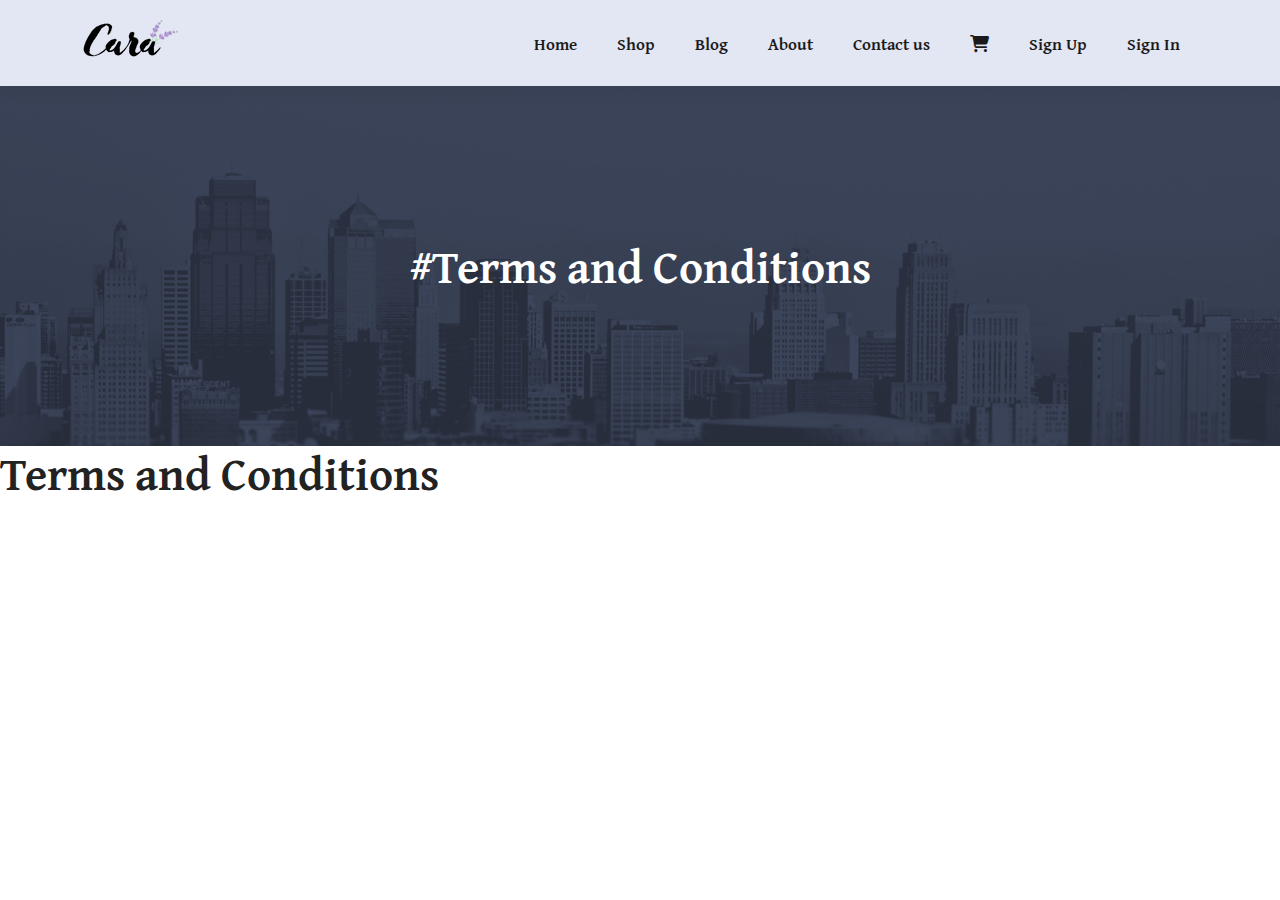
<file: terms.html>
<!DOCTYPE html>
<html lang="en">

<head>
    <meta charset="UTF-8">
    <meta http-equiv="X-UA-Compatible" content="IE=edge">
    <meta name="viewport" content="width=device-width, initial-scale=1.0">
    <title>Terms and Conditions </title>
    <link rel="icon" href="https://cdn.logojoy.com/wp-content/uploads/2018/05/30143409/5_big.png" type="image/x-icon">


    <link rel="stylesheet" href="https://cdnjs.cloudflare.com/ajax/libs/font-awesome/6.1.1/css/all.min.css">
    <link rel="stylesheet" href="style.css">
    <link rel="stylesheet" href="style3.css">


</head>

<body>
    <section id="header">
        <a href="#"> <img src="img/logo.png" alt="" class="logo"></a>
        <div>
            <ul id="navbar">
                <li> <a href="index.html">Home</a> </li>

                <li> <a href="shop.html">Shop</a> </li>

                <li> <a href="blog.html">Blog</a> </li>

                <li> <a href="about.html">About</a> </li>


                <li> <a href="contact.html">Contact us </a> </li>

                <li id="lg-bag"><a href="cart.html"><i class="fa-solid fa-cart-shopping"></i> </a></li>

                <li><a href="Register.html">Sign Up</a></li>
                <li><a href="login.html">Sign In</a></li>

                <a href="#" id="close"> <i class="fa-solid fa-xmark"></i></i>
                </a>
            </ul>
        </div>
        <div id="mobile">
            <a href="cart.html"><i class="fa-solid fa-cart-shopping"></i> </a>
            <i id="bar" class="fa-solid fa-bars"></i>
        </div>
    </section>

    <section id="page-header" class="about-header">
        <h2 class="main-head">#Terms and Conditions</h2>
    </section>

    <h2>Terms and Conditions</h2>


</body>

</html>
</file>
<file: style.css>
@import url('https://fonts.googleapis.com/css2?family=Gentium+Plus:ital,wght@0,400;0,700;1,400;1,700&display=swap');
* {
    margin: 0;
    padding: 0;
    box-sizing: border-box;
    font-family: 'Gentium Plus', serif;
}

h1 {
    font-size: 50px;
    line-height: 64px;
    color: #222;
}

h2 {
    font-size: 46px;
    line-height: 54px;
    color: #222;
}

h4 {
    font-size: 20px;
    color: #222;
}

h6 {
    font-weight: 700;
    font-size: 15px;
}

p {
    font-size: 16px;
    color: #465b52;
    margin: 15px 0 20px 0;
}

.section-p1 {
    padding: 40px 80px;
}

.section-m1 {
    margin: 40px 0;
}

button .normal {
    font-size: 16px;
    font-weight: 900;
    padding: 15px 30px;
    color: #000;
    background-color: #fff;
    border-radius: 4px;
    cursor: pointer;
    border: none;
    outline: none;
    transition: 0.2s;
}

button .white {
    font-size: 13px;
    font-weight: 600;
    padding: 11px 18px;
    color: #fff;
    background-color: transparent;
    cursor: pointer;
    border: 1px solid #fff;
    outline: none;
    transition: 0.2s;
}

body {
    width: 100%;
}


/* Header start */

#header {
    display: flex;
    align-items: center;
    justify-content: space-between;
    padding: 20px 80px;
    background-color: #E3E6F3;
    box-shadow: 0 5px 15px rgba(0, 0, 0, 0.06);
    z-index: 999;
    position: sticky;
    top: 0;
    left: 0;
}

#navbar {
    display: flex;
    align-items: center;
    justify-content: space-between;
}

#navbar li {
    list-style: none;
    padding: 0 20px;
    position: relative;
}

#navbar li a {
    text-decoration: none;
    font-size: 17px;
    font-weight: 600;
    color: #1a1a1a;
    transition: 0.3s ease;
}

#navbar li a:hover,
#navbar li a.active {
    color: #088178;
}

#navbar li a.active::after,
#navbar li a:hover::after {
    content: " ";
    width: 30%;
    height: 2px;
    background-color: #088178;
    position: absolute;
    bottom: -4px;
    left: 20px;
}

#mobile {
    display: none;
    align-items: center;
}

#close {
    display: none;
}

#hero {
    background-image: url("img/hero4.png");
    height: 90vh;
    width: 100%;
    background-size: cover;
    background-position: top 25% right 0;
    padding: 0 80px;
    display: flex;
    flex-direction: column;
    align-items: flex-start;
    justify-content: center;
}

#hero h4 {
    padding-bottom: 15px;
}

#hero h1 {
    color: #088178;
}

#hero button {
    background-image: url("img/button.png");
    background-color: transparent;
    color: #088178;
    border: 0;
    padding: 14px 80px 14px 65px;
    background-repeat: no-repeat;
    cursor: pointer;
    font-weight: 700;
    font-size: 12px;
}

#feature {
    display: flex;
    align-items: center;
    justify-content: space-between;
    flex-wrap: wrap;
}

#feature .fe-box:hover {
    box-shadow: 10px 10px 54px rgba(70, 62, 221, 0.1);
}

#feature .fe-box {
    width: 180px;
    text-align: center;
    padding: 25px 15px;
    box-shadow: 20px 20px 34px rgba(0, 0, 0, 0.03);
    border: 1px solid #cce7d0;
    border-radius: 4px;
    margin: 15px 0;
}

#feature .fe-box img {
    width: 100%;
    margin-bottom: 10px;
}

#feature .fe-box h6 {
    display: inline-block;
    padding: 9px 8px 6px 8px;
    line-height: 1;
    border-radius: 4px;
    color: #088178;
    background-color: #fddde4;
}

#feature .fe-box:nth-child(2) h6 {
    background-color: #cdebbc;
}

#feature .fe-box:nth-child(3) h6 {
    background-color: #d1e8f2;
}

#feature .fe-box:nth-child(4) h6 {
    background-color: #cdd4f8;
}

#feature .fe-box:nth-child(5) h6 {
    background-color: #f6dbf6;
}

#feature .fe-box:nth-child(6) h6 {
    background-color: #fff2e5;
}

#product1 {
    text-align: center;
}

#product1 .pro-container {
    display: flex;
    justify-content: space-between;
    padding-top: 20px;
    flex-wrap: wrap;
}

#product1 .pro {
    width: 23%;
    min-width: 250px;
    padding: 10px 12px;
    border: 1px solid #cce7d0;
    border-radius: 25px;
    cursor: pointer;
    box-shadow: 20px 20px 30px rgba(0, 0, 0, 0.02);
    margin: 15px 0;
    transition: 0.2s ease;
    position: relative;
}

#product1 .pro:hover {
    box-shadow: 20px 20px 30px rgba(0, 0, 0, 0.06);
}

#product1 .pro img {
    width: 100%;
    border-radius: 20px;
}

#product1 .pro .des {
    text-align: start;
    padding: 10px 0;
}

#product1 .pro .des span {
    color: #606063;
    font-size: 12px;
}

#product1 .pro .des h5 {
    padding-top: 7px;
    color: #1a1a1a;
    font-size: 14px;
}

#product1 .pro .des i {
    font-size: 12px;
    color: rgb(243, 181, 25);
}

#product1 .pro .des h4 {
    padding-top: 7px;
    font-size: 15px;
    font-weight: 700;
    color: #088178;
}

#product1 .pro .cart {
    width: 40px;
    height: 40px;
    line-height: 40px;
    border-radius: 50px;
    background-color: #e8f6ea;
    font-weight: 600;
    color: #088178;
    border: 1px solid #cce7d0;
    position: absolute;
    bottom: 20px;
    right: 10px;
}

#banner {
    display: flex;
    flex-direction: column;
    justify-content: center;
    align-items: center;
    text-align: center;
    background-image: url("img/banner/b2.jpg");
    width: 100%;
    height: 40vh;
    background-size: cover;
    background-position: center;
}

#banner h4 {
    color: #fff;
    font-size: 16px;
}

#banner h2 {
    color: #fff;
    font-size: 33px;
    padding: 10px 0;
}

#banner h2 span {
    color: #ef3636;
}

#banner button:hover {
    background-color: #088178;
    color: #fff;
    /* width: 20%;
                        height: 50px; */
}

#sm-banner {
    display: flex;
    justify-content: space-between;
    flex-wrap: wrap;
}

#sm-banner .banner-box {
    display: flex;
    flex-direction: column;
    justify-content: center;
    align-items: flex-start;
    background-image: url("img/banner/b17.jpg");
    min-width: 580px;
    height: 50vh;
    background-size: cover;
    background-position: center;
    padding: 30px;
}

#sm-banner .banner-box2 {
    display: flex;
    flex-direction: column;
    justify-content: center;
    align-items: flex-start;
    background-image: url("img/banner/b10.jpg");
    min-width: 580px;
    height: 50vh;
    background-size: cover;
    background-position: center;
    padding: 30px;
}

#sm-banner h4 {
    color: #fff;
    font-size: 20px;
    font-weight: 300;
}

#sm-banner h2 {
    color: #fff;
    font-size: 28px;
    font-weight: 800;
}

#sm-banner span {
    color: #fff;
    font-size: 14px;
    font-weight: 500;
    padding-bottom: 15px;
}

#sm-banner .banner-box:hover button {
    background-color: #088178;
    border: 1px solid #088178;
}

#banner3 {
    display: flex;
    justify-content: space-between;
    flex-wrap: wrap;
    padding: 0 90px;
}

#banner3 .banner-box {
    display: flex;
    flex-direction: column;
    justify-content: center;
    align-items: flex-start;
    background-image: url("img/banner/b7.jpg");
    min-width: 30%;
    height: 30vh;
    background-size: cover;
    background-position: center;
    padding: 20px;
    margin-bottom: 20px;
}

#banner3 .banner-box2 {
    background-image: url("img/banner/b4.jpg");
}

#banner3 .banner-box3 {
    background-image: url("img/banner/b18.jpg");
}

#banner3 h2 {
    color: #fff;
    font-weight: 900;
    font-size: 30px;
}

#banner3 h3 {
    color: #ec544e;
    font-weight: 800;
    font-size: 18px;
}

#newsletter {
    display: flex;
    justify-content: space-between;
    flex-wrap: wrap;
    align-items: center;
    background-image: url("img/banner/b14.png");
    background-repeat: no-repeat;
    background-position: 20% 30%;
    background-color: #041e42;
}

#newsletter h4 {
    font-size: 22px;
    font-weight: 700;
    color: #fff;
}

#newsletter p {
    font-size: 14px;
    font-weight: 600;
    color: #818ea0;
}

#newsletter p span {
    color: #ffbd27;
}

#newsletter .form {
    display: flex;
    width: 50%;
}

#newsletter input {
    height: 3.125rem;
    padding: 0 1.25em;
    font-size: 14px;
    width: 65%;
    border: 1px solid transparent;
    border-radius: 4px;
    outline: none;
    border-top-right-radius: 0;
    border-bottom-right-radius: 0;
}

#newsletter button {
    background-color: #088178;
    font-size: 19px;
    color: #fff;
    width: 22%;
    margin-left: 10px;
    /* white-space: nowrap;
                                width: 24%;
                        height: 51px; */
    border-top-left-radius: 0;
    border-bottom-left-radius: 0;
}

footer {
    display: flex;
    flex-wrap: wrap;
    justify-content: space-between;
}

footer .col {
    display: flex;
    flex-direction: column;
    align-items: flex-start;
    margin-bottom: 20px;
}

footer .logo {
    margin-bottom: 30px;
}

footer h4 {
    font-size: 20px;
    padding-bottom: 25px;
    padding-right: 113px;
}

footer p {
    font-size: 16px;
    margin: 0 0 8px 0;
}

footer a {
    font-size: 15px;
    text-decoration: none;
    color: #222;
    margin-bottom: 10px;
}

footer .follow {
    margin-top: 20px;
}

footer .follow i {
    color: #465b52;
    padding-right: 4px;
    cursor: pointer;
}

footer .install .row img {
    border: 1px solid #088178;
    border-radius: 6px;
}

footer .install img {
    margin: 10px 0 15px 0;
}

footer .follow i:hover,
footer a:hover {
    color: #088178;
}

footer .copyright {
    width: 100%;
    text-align: center;
}


/* Shop Page */

#page-header {
    background-image: url("img/banner/b1.jpg");
    width: 100%;
    height: 40vh;
    background-size: cover;
    display: flex;
    justify-content: center;
    text-align: center;
    flex-direction: column;
    padding: 14px;
}

#page-header h2,
#page-header p {
    color: #fff;
}

#pagination {
    text-align: center;
}

#pagination a {
    text-decoration: none;
    background-color: #088178;
    padding: 15px 20px;
    border-radius: 4px;
    color: #fff;
    font-weight: 600;
}

#pagination a i {
    font-size: 16px;
    font-weight: 600;
}


/* Single Product  */

#prodetails {
    display: flex;
    margin-top: 20px;
}

#prodetails .single-pro-image {
    width: 40%;
    margin-right: 50px;
}

.small-img-group {
    display: flex;
    justify-content: space-between;
}

.small-img-col {
    flex-basis: 24%;
    cursor: pointer;
}

#prodetails .single-pro-details {
    width: 50%;
    padding-top: 30px;
}

#prodetails .single-pro-details h4 {
    padding: 40px 0 20px 0;
}


/* Start Media Query */

#prodetails .single-pro-details h2 {
    font-size: 26px;
}

#prodetails .single-pro-details select {
    display: block;
    padding: 5px 6px;
    width: 100px;
    margin-bottom: 10px;
}

#prodetails .single-pro-details input {
    width: 69px;
    height: 43px;
    padding-left: 15px;
    font-size: 16px;
    margin-top: 30px;
    margin-left: 5px;
}

#prodetails .single-pro-details input:focus {
    outline: none;
}

#prodetails .single-pro-details button {
    background-color: #088178;
    color: #fff;
    width: 16.5%;
    height: 43px;
    margin-left: 5px;
}

#prodetails .single-pro-details span {
    line-height: 25px;
}


/* Blog Page */

#page-header.blog-header {
    background-image: url('img/banner/b19.jpg');
}

#blog {
    padding: 150px 150px 0 150px;
}

#blog .blog-box {
    display: flex;
    align-items: center;
    width: 100%;
    position: relative;
    padding-bottom: 90px;
}

#blog .blog-img {
    width: 50%;
    margin-right: 40px;
}

#blog img {
    width: 100%;
    height: 300px;
    object-fit: cover;
}

#blog .blog-details {
    width: 50%;
}

#blog .blog-details a {
    text-decoration: none;
    font-size: 14px;
    color: #000;
    font-weight: 700;
    position: relative;
    transition: 0.3s;
}

#blog .blog-details a::after {
    content: "";
    width: 52px;
    height: 1px;
    background-color: #000;
    position: absolute;
    top: 7px;
    right: -60px;
}

#blog .blog-details a:hover {
    color: #088178;
}

#blog .blog-details a:hover:after {
    background-color: #088178;
}

#blog .blog-box h1 {
    position: absolute;
    top: -40px;
    left: 0;
    font-size: 70px;
    font-weight: 700;
    color: #cdd9ea;
    z-index: -9;
}


/* About Page */

#page-header.about-header {
    background-image: url("img/about/banner.png");
}

#about-head img {
    width: 50%;
    height: auto;
}

#about-head {
    display: flex;
    align-items: center;
}

#about-head div {
    padding: 40px;
}

#about-app {
    text-align: center;
}

#about-app .video {
    width: 70%;
    height: 100%;
    margin: 30px auto 0 auto;
}

#about-app .video video {
    width: 100%;
    height: 100%;
    border-radius: 20px;
}


/* Contact Page */

#contact-details {
    display: flex;
    align-items: center;
    justify-content: space-between;
}

#contact-details .details {
    width: 40%;
}

#contact-details .details span,
#form-details form span {
    font-size: 16px;
}

#contact-details .details h2,
#form-details form h2 {
    font-size: 26px;
    line-height: 35px;
    padding: 20px 0;
}

#contact-details .details h3 {
    font-size: 16px;
    padding-bottom: 15px;
}

#contact-details .details li {
    list-style: none;
    display: flex;
    padding: 10px 0;
}

button.normal1 {
    font-size: 16px;
    font-weight: 900;
    padding: 11px 30px;
    color: #000;
    background-color: #fff;
    border-radius: 4px;
    cursor: pointer;
    border: none;
    outline: none;
    transition: 0.2s;
}

#contact-details .details li i {
    font-size: 14px;
    padding-right: 22px;
}

#contact-details .map {
    width: 55%;
    height: 400px;
}

#contact-details .map iframe {
    width: 100%;
    height: 100%;
}

#contact-details .details li p {
    margin: 0;
    font-size: 14px;
}

#form-details {
    display: flex;
    justify-content: space-between;
    margin: 30px;
    padding: 80px;
    border: 1px solid #e1e1e1;
}

#form-details form {
    width: 65%;
    display: flex;
    flex-direction: column;
    align-items: flex-start;
}

#form-details form input,
#form-details form textarea {
    width: 100%;
    padding: 12px 15px;
    outline: none;
    margin-bottom: 20px;
    border: 1px solid #e1e1e1;
}

#form-details form button {
    height: 29%;
    height: 50px;
    background-color: #088178;
    color: #fff;
}

#form-details .people div {
    padding-bottom: 25px;
    display: flex;
    align-items: flex-start;
}

#form-details .people div img {
    width: 65px;
    height: 65px;
    object-fit: cover;
    margin-right: 15px;
}

#form-details .people div p {
    margin: 0;
    font-size: 14px;
    line-height: 25px;
}

#form-details .people div p span {
    display: block;
    font-size: 16px;
    font-weight: 600;
    color: #000;
}


/* Cart Page */

#cart {
    overflow-x: auto;
}

#cart table {
    width: 100%;
    border-collapse: collapse;
    table-layout: fixed;
    white-space: nowrap;
}

#cart table img {
    width: 31%;
}

#cart table td:nth-child(1) {
    width: 100px;
    text-align: center;
}

#cart table td:nth-child(2) {
    width: 150px;
    text-align: center;
}

#cart table td:nth-child(3) {
    width: 250px;
    text-align: center;
}

#cart table thead td {
    font-weight: 700;
    text-transform: uppercase;
    font-size: var();
    padding: 18px 0;
}

#cart table tbody tr td {
    padding-top: 15px;
}

#cart table tbody td {
    font-size: 17px;
}

#cart-add {
    display: flex;
    flex-wrap: wrap;
    justify-content: space-between;
}

#coupon {
    width: 50%;
    margin-bottom: 30px;
}

#coupon h3,
#subtotal h3 {
    padding-bottom: 15px;
}

#coupon input {
    padding: 10px 20px;
    outline: none;
    width: 60%;
    margin-right: 10px;
    border: 1px solid #088178;
}

#coupon button,
#subtotal button {
    background-color: #088178;
    color: #fff;
    padding: 11px 20px;
}

#subtotal {
    width: 50%;
    margin-bottom: 30px;
    border: 1px solid #e2e9e1;
    padding: 30px;
}

#subtotal table {
    border-collapse: collapse;
    width: 100%;
    margin-bottom: 20px;
}

#subtotal table td {
    width: 50%;
    border: 1px solid #e2e9e1;
    padding: 10px;
    font-size: 13px;
}

#cart table td:nth-child(4),
#cart table td:nth-child(5),
#cart table td:nth-child(6) {
    width: 150px;
    text-align: center;
}

#cart table td:nth-child(5) input {
    width: 29%;
    padding: 10px 5px 10px 15px;
}

#cart table thead {
    border: 1px solid #e2e9e1;
    border-left: none;
    border-right: none;
}


/* Start Media Query */

@media (max-width: 799px) {
    .section-p1 {
        padding: 40px 40px;
    }
    #navbar {
        display: flex;
        flex-direction: column;
        align-items: flex-start;
        justify-self: flex-start;
        position: fixed;
        top: 0;
        right: -300px;
        height: 40vh;
        width: 300px;
        background-color: #E3E6F3;
        box-shadow: 0 40px 60px rgba(0, 0, 0, 0.1);
        padding: 80px 0 0 10px;
        transition: 0.3s;
    }
    #navbar.active {
        right: 0px;
    }
    #navbar li {
        margin-bottom: 25px;
    }
    #mobile {
        display: flex;
        align-items: center;
    }
    #mobile i {
        color: #1a1a1a;
        font-size: 24px;
        padding-left: 20px;
    }
    #close {
        display: initial;
        position: absolute;
        top: 30px;
        left: 30px;
        color: #222;
        font-size: 24px;
    }
    #lg-bag {
        display: none;
    }
    #hero {
        height: 70vh;
        padding: 0 80px;
        background-position: top 30% right 30%;
    }
    #feature {
        justify-content: center;
    }
    #feature .fe-box {
        margin: 15px 15px;
    }
    #product1 .pro-container {
        justify-content: center;
    }
    #product1 .pro {
        margin: 15px;
    }
    #banner {
        height: 20vh;
    }
    #sm-banner .banner-box {
        min-width: 100%;
        height: 30vh;
    }
    #banner3 {
        padding: 0 40px;
    }
    #banner3 .banner-box {
        width: 28%;
    }
    #newsletter .form {
        width: 70%;
    }
    Contact Page #form-details {
        padding: 40px;
    }
    #form-details form {
        width: 50%;
    }
}

@media (max-width:477px) {
    .section-p1 {
        padding: 20px;
    }
    #header {
        padding: 10px 30px;
    }
    h1 {
        font-size: 38px;
    }
    h2 {
        font-size: 32px;
    }
    #hero {
        padding: 0 20px;
        background-position: 55%;
    }
    #feature {
        justify-content: space-between;
    }
    #feature .fe-box {
        width: 155px;
        margin: 0 0 15px 0;
    }
    #product1 .pro {
        width: 100%;
    }
    #banner {
        height: 40vh;
    }
    #sm-banner .banner-box {
        height: 40vh;
    }
    #sm-banner .banner-box2 {
        margin-top: 20px;
    }
    #banner3 {
        padding: 0 20px;
    }
    #banner3 .banner-box {
        width: 100%;
    }
    #newsletter .form {
        width: 100%;
    }
    #newsletter {
        padding: 40px 20px;
    }
    footer .copyright {
        text-align: start;
    }
    /* Single Product */
    #prodetails {
        display: flex;
        flex-direction: column;
    }
    #prodetails .single-pro-image {
        width: 100%;
        margin-right: 0px;
    }
    #prodetails .single-pro-details {
        width: 100%;
    }
    /* Blog Page */
    #blog {
        padding: 100px 20px 0 20px;
    }
    #blog .blog-box {
        display: flex;
        flex-direction: column;
        align-items: flex-start;
    }
    #blog .blog-img {
        width: 100%;
        margin-right: 0px;
        margin-bottom: 30px;
    }
    #blog .blog-details {
        width: 100%;
    }
    /* About Page */
    #about-head {
        flex-direction: column;
    }
    #about-head img {
        width: 100%;
        margin-bottom: 20px;
    }
    #about-head div {
        padding: 0px;
    }
    #about-app .video {
        width: 100%;
    }
    /* Contact Page */
    #contact-details {
        flex-direction: column;
    }
    #contact-details .details {
        width: 100%;
        margin-bottom: 30px;
    }
    #contact-details .map {
        width: 100%;
    }
    #form-details {
        margin: 10px;
        padding: 30px 10px;
        flex-wrap: wrap;
    }
    #form-details form {
        width: 100%;
        margin-bottom: 30px;
    }
    /* Cart Page */
    #cart-add {
        flex-direction: column;
    }
    #coupon {
        width: 100%;
    }
    #subtotal {
        width: 100%;
        padding: 20px;
    }
}
</file>
<file: style1.css>
@import url('https://fonts.googleapis.com/css2?family=Gentium+Plus:ital,wght@0,400;0,700;1,400;1,700&display=swap');
* {
    margin: 0;
    padding: 0;
    box-sizing: border-box;
    font-family: 'Gentium Plus', serif;
}


/* register page */

section {
    position: relative;
    width: 100%;
    height: 100vh;
    display: flex;
}

section .imgBx {
    position: relative;
    width: 50%;
    height: 100%;
}

section .imgBx::before {
    content: '';
    top: 0;
    left: 0;
    width: 100%;
    height: 100%;
    background: linear-gradient(225deg, #e91e63, #03a9f4);
    z-index: 1;
    mix-blend-mode: screen;
    position: absolute;
}

section .imgBx img {
    position: absolute;
    top: 0;
    left: 0;
    width: 100%;
    height: 100%;
    object-fit: cover;
}

section .contentBx {
    display: flex;
    justify-content: center;
    align-items: center;
    width: 50%;
    height: 100%;
}

section .contentBx .formBx {
    width: 50%;
}

section .contentBx .formBx h2 {
    color: #607d8b;
    font-weight: 600;
    font-size: 1.5em;
    text-transform: uppercase;
    margin-bottom: 20px;
    border-bottom: 4px solid #ff4584;
    display: inline-block;
    letter-spacing: 1px;
}

section .contentBx .formBx .inputBx {
    margin-bottom: 20px;
}

section .contentBx .formBx .inputBx span {
    font-size: 16px;
    margin-bottom: 5px;
    display: inline-block;
    color: #607d8b;
    font-weight: 300;
    font-size: 16px;
    letter-spacing: 1px;
}

section .contentBx .formBx .inputBx input {
    width: 100%;
    padding: 10px 20px;
    outline: none;
    font-weight: 400;
    border: 1px solid #607d8b;
    font-size: 16px;
    letter-spacing: 1px;
    color: #607d8b;
    background: transparent;
    border-radius: 30px;
}

section .contentBx .formBx .inputBx input[type="submit"] {
    background: #ff4584;
    color: #fff;
    outline: none;
    border: none;
    font-weight: 500;
    cursor: pointer;
}

section .contentBx .formBx .inputBx input[type="submit"]:hover {
    background: #f53677;
}

section .contentBx .formBx .remember {
    margin-bottom: 10px;
    color: #607d8b;
    font-weight: 400;
    font-size: 14px;
}

section .contentBx .formBx .inputBx p {
    color: #607d8b;
}

section .contentBx .formBx .inputBx p a {
    color: #ff4584;
}

section .contentBx .formBx h3 {
    color: #607d8b;
    text-align: center;
    margin: 80px 0 10px;
    font-weight: 500;
}

section .contentBx .formBx .sci {
    display: flex;
    justify-content: center;
    align-items: center;
}

section .contentBx .formBx .sci li {
    list-style: none;
    width: 50px;
    height: 50px;
    display: flex;
    justify-content: center;
    align-items: center;
    /* background: #607d8b; */
    border-radius: 30%;
    margin: 0 7px;
    cursor: pointer;
}

section .contentBx .formBx .sci li:hover {
    background: #ff4584;
}

section .contentBx .formBx .sci li i {
    transform: scale(0.9);
    filter: blur(0px);
}

@media (max-width:768px) {
    section .imgBx {
        position: absolute;
        top: 0;
        left: 0;
        width: 100%;
        height: 100%;
    }
    section .contentBx {
        display: flex;
        justify-content: center;
        align-items: center;
        width: 100%;
        height: 100%;
        z-index: 1;
    }
    section .contentBx .formBx {
        width: 100%;
        padding: 40px;
        background: rgb(255 255 255 / 0.9);
        margin: 50px;
    }
    section .contentBx .formBx h3 {
        color: #607d8b;
        text-align: center;
        margin: 30px 0 10px;
        font-weight: 500;
    }
}
</file>
<file: style2.css>
@import url('https://fonts.googleapis.com/css2?family=Gentium+Plus:ital,wght@0,400;0,700;1,400;1,700&display=swap');
* {
    margin: 0;
    padding: 0;
    box-sizing: border-box;
    font-family: 'Gentium Plus', serif;
}


/* login page */

section {
    position: relative;
    width: 90%;
    height: 115vh;
    display: flex;
}

section .imgBx1 {
    position: relative;
    width: 50%;
    height: 100%;
}

section .imgBx1::before {
    content: '';
    top: 0;
    left: 0;
    width: 100%;
    height: 100%;
    background: linear-gradient(225deg, #e91e63, #03a9f4);
    z-index: 1;
    mix-blend-mode: screen;
    position: absolute;
}

section .imgBx1 img {
    position: absolute;
    top: 0;
    left: 0;
    width: 100%;
    height: 100%;
    object-fit: cover;
}

section .contentBx1 {
    display: flex;
    justify-content: center;
    align-items: center;
    width: 50%;
    height: 100%;
}

section .contentBx1 .formBx1 {
    width: 50%;
}

section .contentBx1 .formBx1 h2 {
    color: #607d8b;
    font-weight: 600;
    font-size: 1.5em;
    text-transform: uppercase;
    margin-bottom: 20px;
    border-bottom: 4px solid #03a9f4;
    display: inline-block;
    letter-spacing: 1px;
}

section .contentBx1 .formBx1 .inputBx1 {
    margin-bottom: 12px;
}

section .contentBx1 .formBx1 .inputBx1 span {
    font-size: 16px;
    margin-bottom: 5px;
    display: inline-block;
    color: #088178;
    font-weight: 300;
    font-size: 16px;
    letter-spacing: 1px;
}

section .contentBx1 .formBx1 .inputBx1 input {
    width: 100%;
    padding: 6px 10px;
    outline: none;
    font-weight: 400;
    border: 1px solid #607d8b;
    font-size: 16px;
    letter-spacing: 1px;
    color: #607d8b;
    background: transparent;
    border-radius: 30px;
}

section .contentBx1 .formBx1 .inputBx1 input[type="submit"] {
    background: #ff4584;
    color: #fff;
    outline: none;
    border: none;
    font-weight: 500;
    cursor: pointer;
}

section .contentBx1 .formBx1 .inputBx1 input[type="submit"]:hover {
    background: #f53677;
}

section .contentBx1 .formBx1 .remember1 {
    margin-bottom: 5px;
    color: #607d8b;
    font-weight: 400;
    font-size: 14px;
}

section .contentBx1 .formBx1 .inputBx1 p {
    color: #607d8b;
}

section .contentBx1 .formBx1 .inputBx1 p a {
    color: #ff4584;
}

section .contentBx1 .formBx1 h3 {
    color: #607d8b;
    text-align: center;
    margin: 80px 0 10px;
    font-weight: 500;
}

section .contentBx1 .formBx1 .sci1 {
    display: flex;
    justify-content: center;
    align-items: center;
}

section .contentBx1 .formBx1 .sci1 li {
    list-style: none;
    width: 40px;
    height: 40px;
    display: flex;
    justify-content: center;
    align-items: center;
    /* background: #607d8b; */
    border-radius: 30%;
    margin: 0 4px;
    cursor: pointer;
}

section .contentBx1 .formBx1 .sci1 li:hover {
    background: #ff4584;
}

section .contentBx1 .formBx1 .sci1 li i {
    transform: scale(0.9);
    filter: blur(0px);
}

@media (max-width:768px) {
    section .imgBx1 {
        position: absolute;
        top: 0;
        left: 0;
        width: 90%;
        height: 90%;
    }
    section .contentBx1 {
        display: flex;
        justify-content: center;
        align-items: center;
        width: 90%;
        height: 90%;
        z-index: 1;
    }
    section .contentBx1 .formBx1 {
        width: 90%;
        padding: 30px;
        background: rgb(255 255 255 / 0.9);
        margin: 49px;
    }
    section .contentBx1 .formBx1 h3 {
        color: #607d8b;
        text-align: center;
        margin: 29px 0 10px;
        font-weight: 500;
    }
}
</file>
<file: style3.css>
@import url('https://fonts.googleapis.com/css2?family=Gentium+Plus:ital,wght@0,400;0,700;1,400;1,700&display=swap');
* {
    margin: 0;
    padding: 0;
    box-sizing: border-box;
    font-family: 'Gentium Plus', serif;
}
</file>
